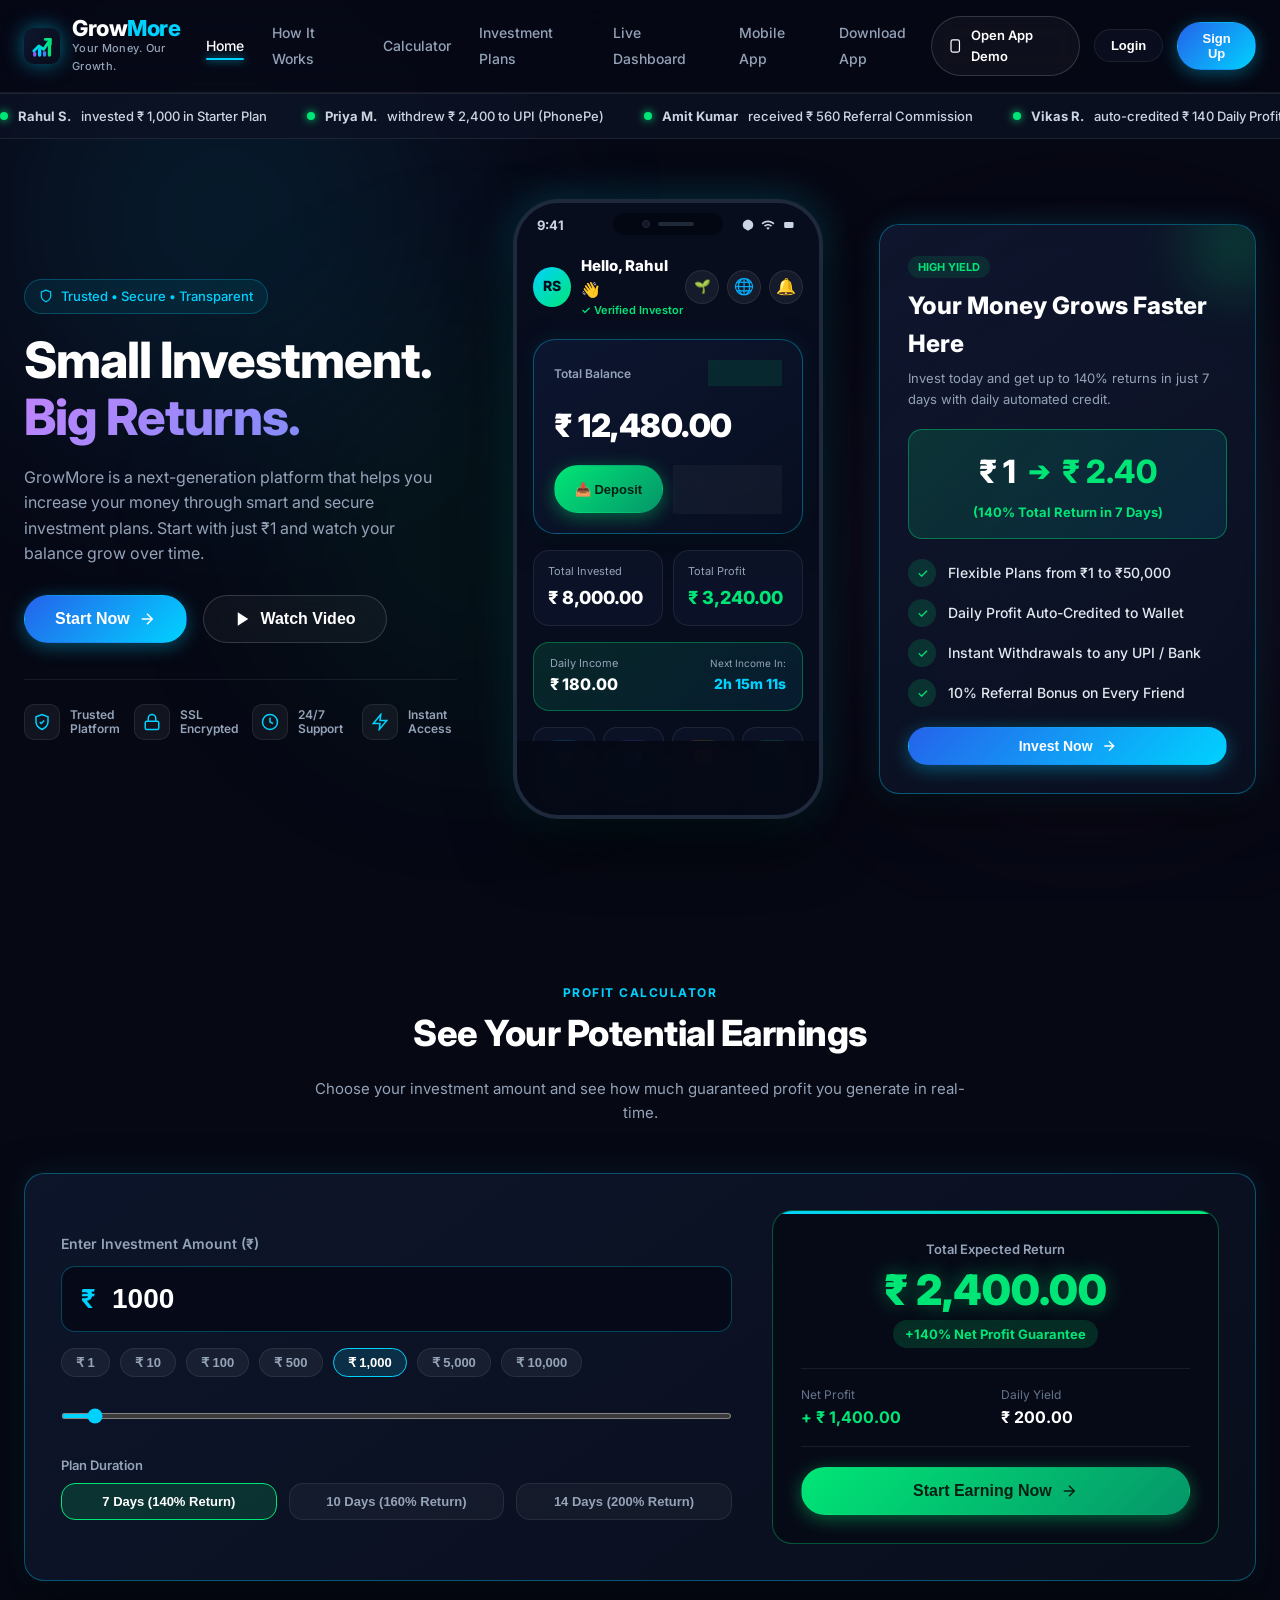
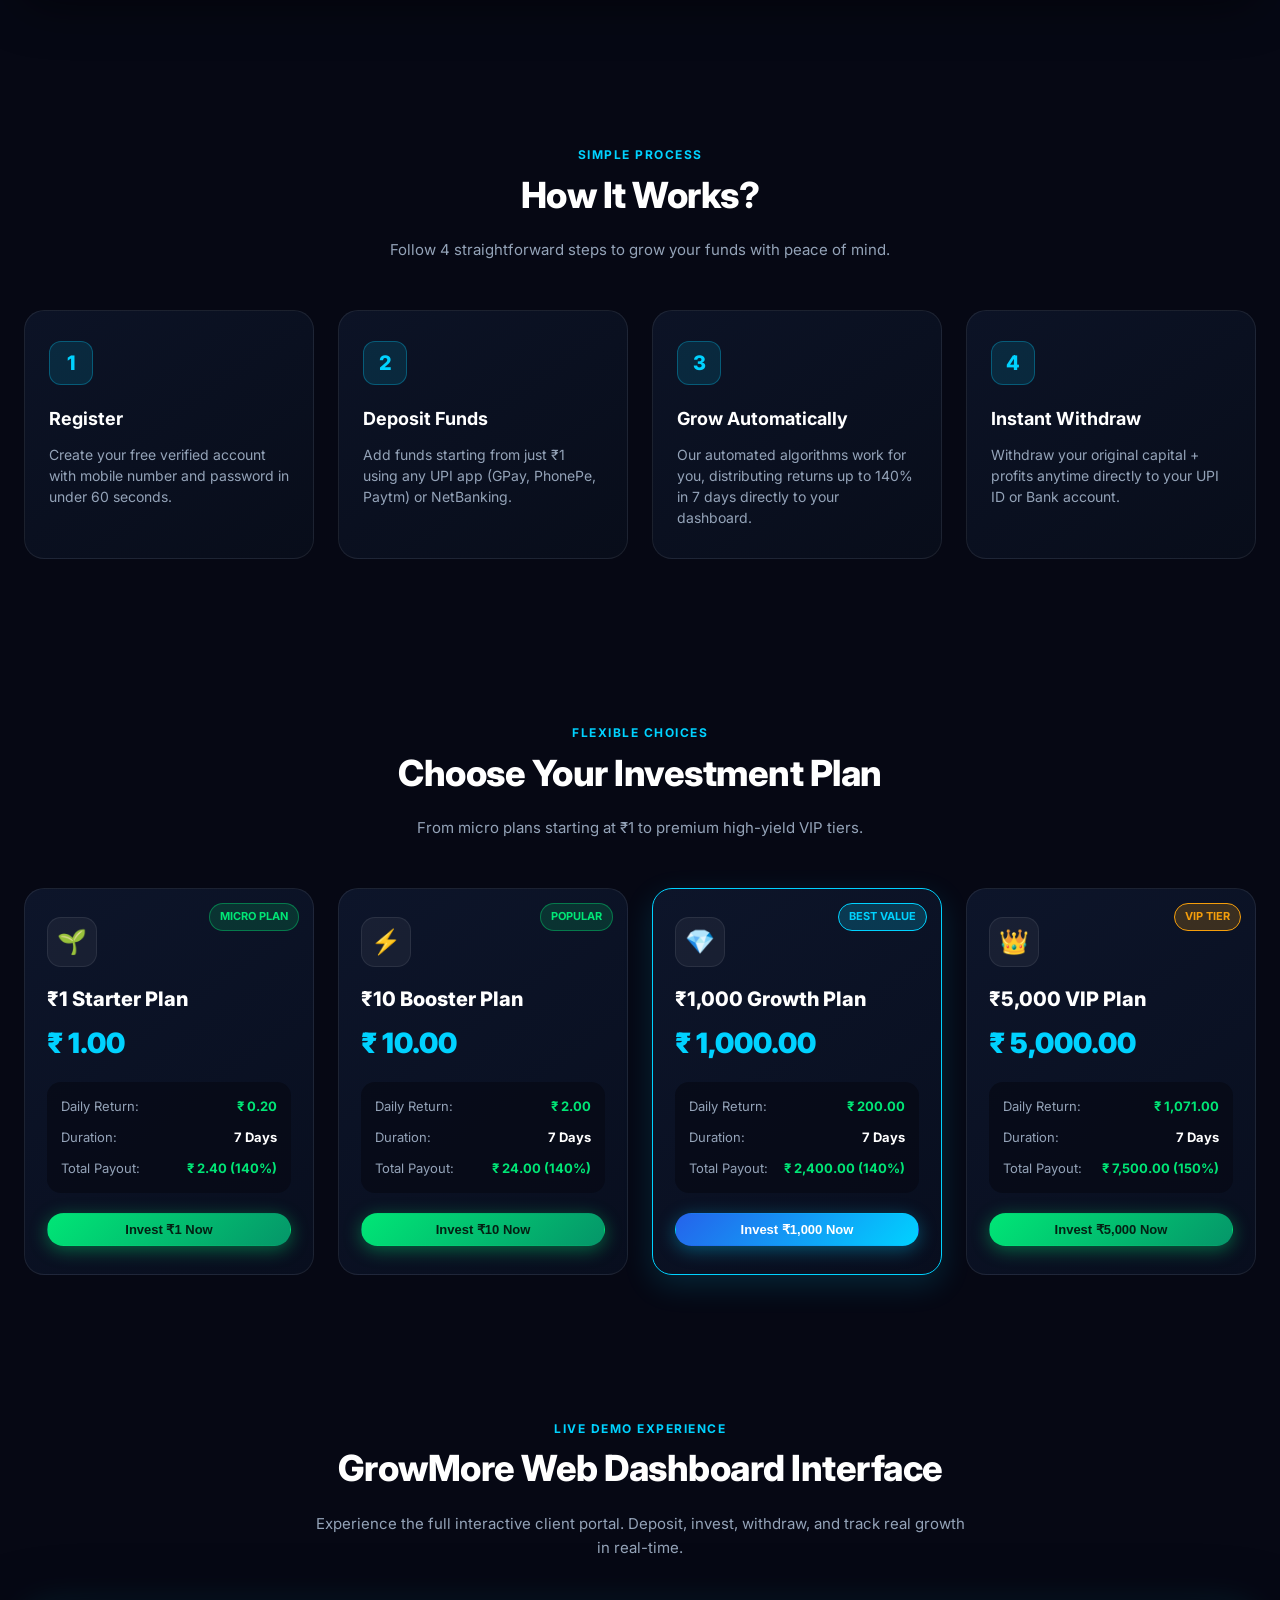
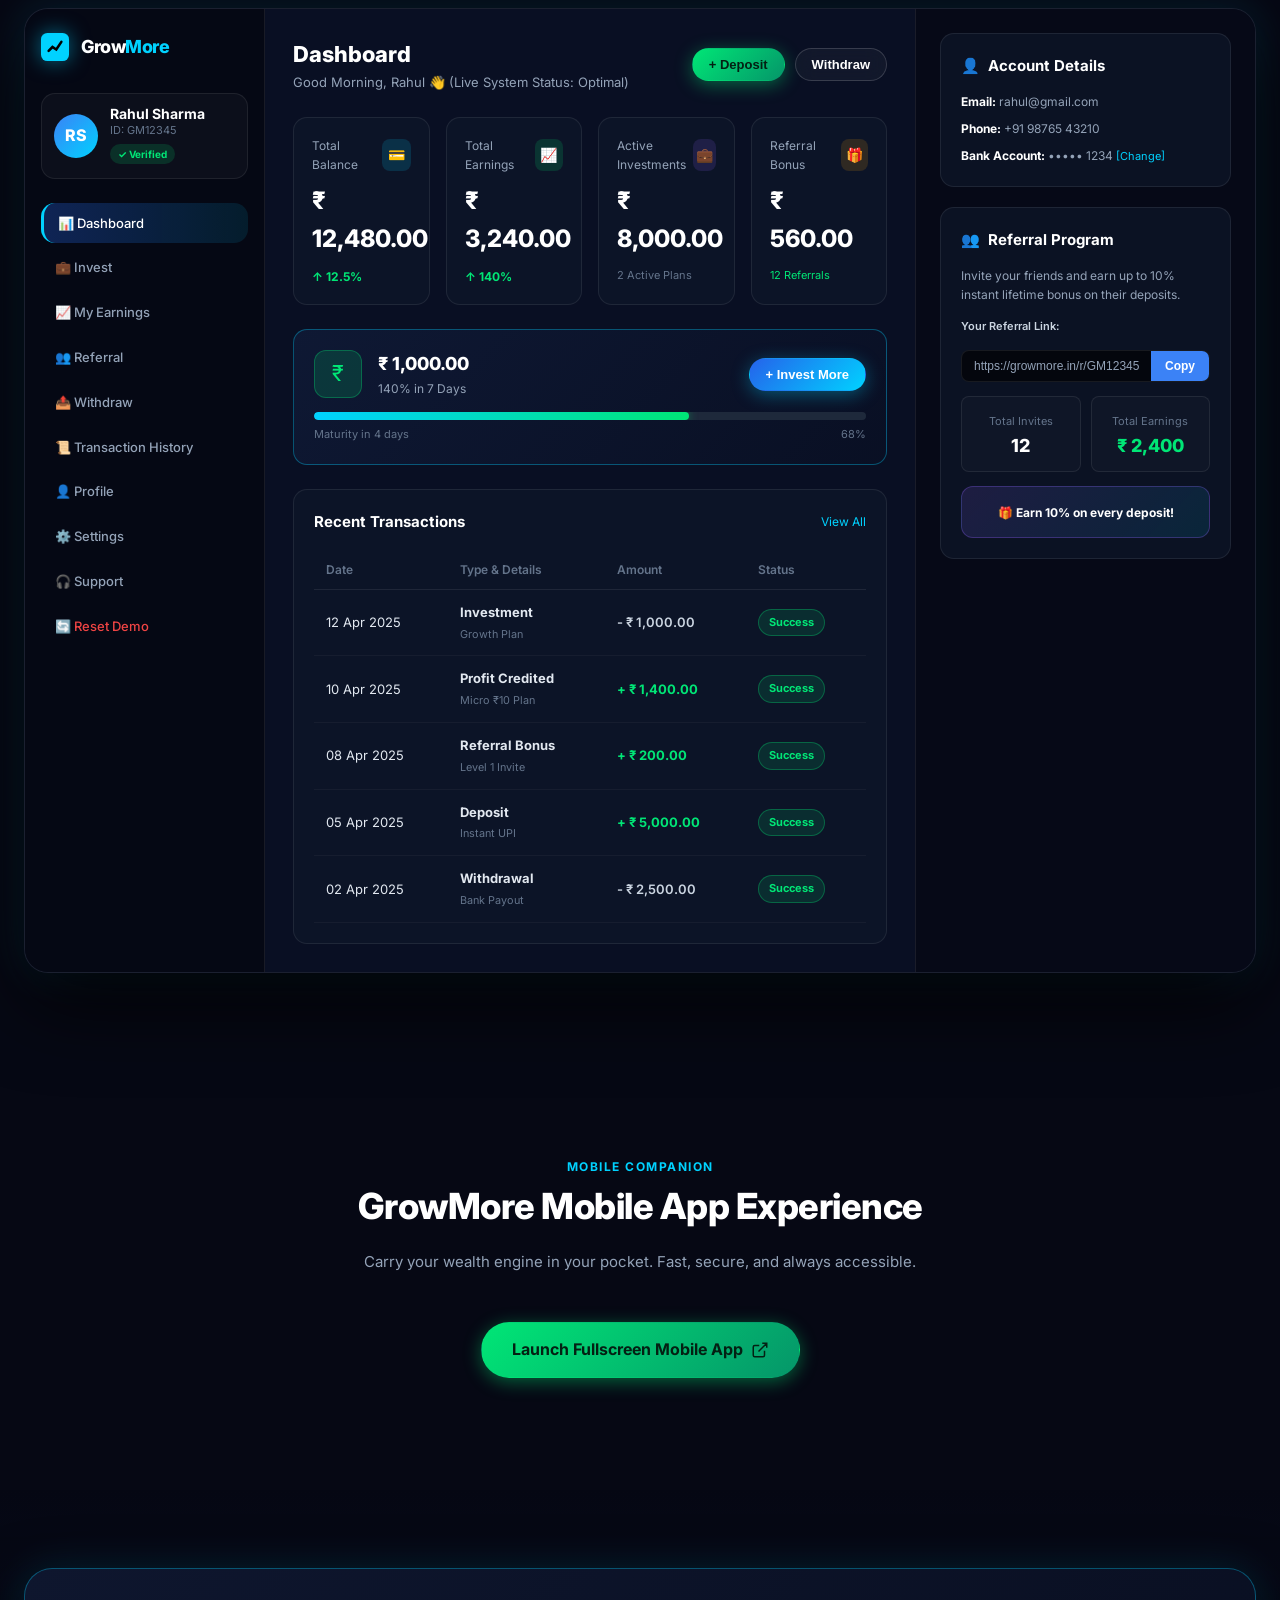
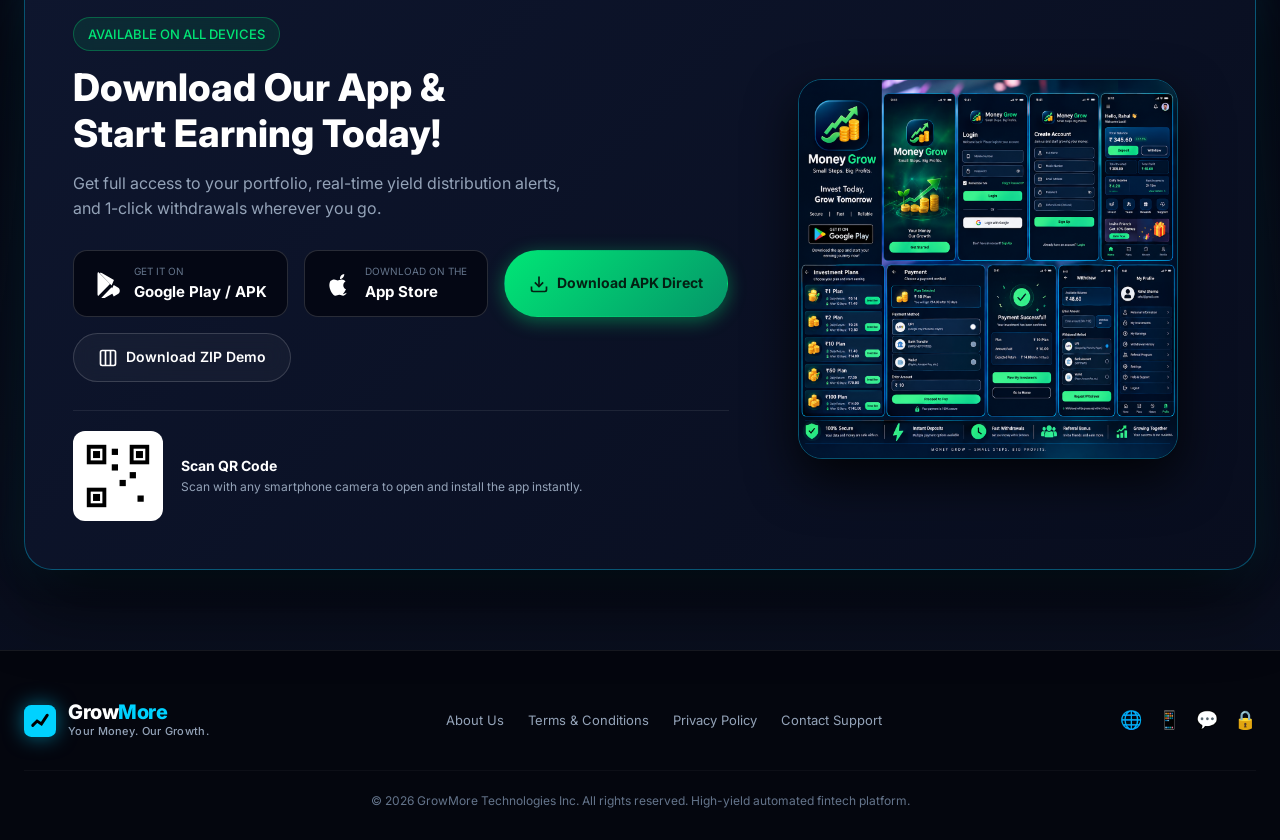
<file: index.html>
<!DOCTYPE html>
<html lang="en">
<head>
  <meta charset="UTF-8">
  <meta name="viewport" content="width=device-width, initial-scale=1.0">
  <title>GrowMore — Small Investment. Big Returns. | Live Fintech Platform</title>
  <meta name="description" content="GrowMore is a next-generation platform that helps you multiply your money through smart and secure investment plans. Start with just ₹1 and watch your balance grow up to 140% in 7 days.">
  <link rel="manifest" href="manifest.json">
  <meta name="theme-color" content="#060814">
  <link rel="stylesheet" href="style.css">
  <link rel="preconnect" href="https://fonts.googleapis.com">
  <link rel="preconnect" href="https://fonts.gstatic.com" crossorigin>
  <link href="https://fonts.googleapis.com/css2?family=Inter:wght@400;500;600;700;800;900&display=swap" rel="stylesheet">
</head>
<body>

  <!-- Ambient Glow Effects -->
  <div class="ambient-glow">
    <div class="glow-1"></div>
    <div class="glow-2"></div>
    <div class="glow-3"></div>
  </div>

  <!-- Navigation Bar -->
  <header class="navbar">
    <div class="container nav-inner">
      <a href="#hero" class="brand-logo">
        <svg class="logo-icon-svg" viewBox="0 0 44 44" fill="none" xmlns="http://www.w3.org/2000/svg">
          <rect width="44" height="44" rx="12" fill="url(#logo_bg)"/>
          <path d="M12 28L18 22L24 26L32 14" stroke="url(#logo_line)" stroke-width="3.5" stroke-linecap="round" stroke-linejoin="round"/>
          <path d="M26 14H32V20" stroke="url(#logo_line)" stroke-width="3.5" stroke-linecap="round" stroke-linejoin="round"/>
          <rect x="11" y="29" width="4" height="6" rx="2" fill="#8b5cf6"/>
          <rect x="17" y="24" width="4" height="11" rx="2" fill="#00d2ff"/>
          <rect x="23" y="28" width="4" height="7" rx="2" fill="#3b82f6"/>
          <rect x="29" y="16" width="4" height="19" rx="2" fill="#00e676"/>
          <defs>
            <linearGradient id="logo_bg" x1="0" y1="0" x2="44" y2="44" gradientUnits="userSpaceOnUse">
              <stop stop-color="#0e172e"/>
              <stop offset="1" stop-color="#080c1a"/>
            </linearGradient>
            <linearGradient id="logo_line" x1="12" y1="28" x2="32" y2="14" gradientUnits="userSpaceOnUse">
              <stop stop-color="#00d2ff"/>
              <stop offset="1" stop-color="#00e676"/>
            </linearGradient>
          </defs>
        </svg>
        <div class="brand-text">
          <span class="brand-name">Grow<span>More</span></span>
          <span class="brand-tagline">Your Money. Our Growth.</span>
        </div>
      </a>

      <nav>
        <ul class="nav-links">
          <li><a href="#hero" class="active">Home</a></li>
          <li><a href="#how-it-works">How It Works</a></li>
          <li><a href="#calculator">Calculator</a></li>
          <li><a href="#plans">Investment Plans</a></li>
          <li><a href="#dashboard-preview">Live Dashboard</a></li>
          <li><a href="#app-showcase">Mobile App</a></li>
          <li><a href="#download">Download App</a></li>
        </ul>
      </nav>

      <div class="nav-actions">
        <a href="app.html" target="_blank" class="btn btn-outline btn-sm">
          <svg width="16" height="16" viewBox="0 0 24 24" fill="none" stroke="currentColor" stroke-width="2"><rect x="5" y="2" width="14" height="20" rx="3"/><line x1="12" y1="18" x2="12.01" y2="18"/></svg>
          Open App Demo
        </a>
        <button class="btn btn-glass btn-sm" onclick="growEngine.openModal('authModal')">Login</button>
        <button class="btn btn-primary btn-sm" onclick="growEngine.openModal('authModal')">Sign Up</button>
      </div>
    </div>
  </header>

  <!-- Live Ticker Strip (Real-time Payouts & Deposits) -->
  <div class="live-ticker-strip">
    <div class="ticker-track" id="liveActivityTrack">
      <div class="ticker-item"><span class="ticker-dot"></span> <strong>Rahul S.</strong> invested ₹ 1,000 in Starter Plan</div>
      <div class="ticker-item"><span class="ticker-dot"></span> <strong>Priya M.</strong> withdrew ₹ 2,400 to UPI (PhonePe)</div>
      <div class="ticker-item"><span class="ticker-dot"></span> <strong>Amit Kumar</strong> received ₹ 560 Referral Commission</div>
      <div class="ticker-item"><span class="ticker-dot"></span> <strong>Vikas R.</strong> auto-credited ₹ 140 Daily Profit</div>
      <div class="ticker-item"><span class="ticker-dot"></span> <strong>Sneha Verma</strong> invested ₹ 5,000 in Gold Plan</div>
      <div class="ticker-item"><span class="ticker-dot"></span> <strong>Kunal S.</strong> withdrew ₹ 10,000 Instant Bank Payout</div>
    </div>
  </div>

  <!-- Hero Section -->
  <section class="hero-section" id="hero">
    <div class="container hero-grid">
      <!-- Left Content -->
      <div class="hero-content">
        <div class="badge-pill">
          <svg width="14" height="14" viewBox="0 0 24 24" fill="none" stroke="currentColor" stroke-width="2"><path d="M12 22s8-4 8-10V5l-8-3-8 3v7c0 6 8 10 8 10z"/></svg>
          Trusted • Secure • Transparent
        </div>
        <h1>Small Investment.<br><span class="purple">Big Returns.</span></h1>
        <p class="hero-subtitle">
          GrowMore is a next-generation platform that helps you increase your money through smart and secure investment plans. Start with just ₹1 and watch your balance grow over time.
        </p>

        <div class="hero-cta-group">
          <button class="btn btn-primary btn-lg" onclick="growEngine.openModal('investModal')">
            Start Now
            <svg width="18" height="18" viewBox="0 0 24 24" fill="none" stroke="currentColor" stroke-width="2"><path d="M5 12h14M12 5l7 7-7 7"/></svg>
          </button>
          <button class="btn btn-outline btn-lg" onclick="growEngine.openModal('videoModal')">
            <svg width="18" height="18" viewBox="0 0 24 24" fill="currentColor"><polygon points="5 3 19 12 5 21 5 3"/></svg>
            Watch Video
          </button>
        </div>

        <div class="hero-trust-badges">
          <div class="trust-item">
            <div class="trust-icon"><svg width="18" height="18" viewBox="0 0 24 24" fill="none" stroke="currentColor" stroke-width="2"><path d="M12 22s8-4 8-10V5l-8-3-8 3v7c0 6 8 10 8 10z"/><polyline points="9 12 11 14 15 10"/></svg></div>
            <div class="trust-text">Trusted<br>Platform</div>
          </div>
          <div class="trust-item">
            <div class="trust-icon"><svg width="18" height="18" viewBox="0 0 24 24" fill="none" stroke="currentColor" stroke-width="2"><rect x="3" y="11" width="18" height="11" rx="2" ry="2"/><path d="M7 11V7a5 5 0 0 1 10 0v4"/></svg></div>
            <div class="trust-text">SSL<br>Encrypted</div>
          </div>
          <div class="trust-item">
            <div class="trust-icon"><svg width="18" height="18" viewBox="0 0 24 24" fill="none" stroke="currentColor" stroke-width="2"><circle cx="12" cy="12" r="10"/><polyline points="12 6 12 12 16 14"/></svg></div>
            <div class="trust-text">24/7<br>Support</div>
          </div>
          <div class="trust-item">
            <div class="trust-icon"><svg width="18" height="18" viewBox="0 0 24 24" fill="none" stroke="currentColor" stroke-width="2"><polygon points="13 2 3 14 12 14 11 22 21 10 12 10 13 2"/></svg></div>
            <div class="trust-text">Instant<br>Access</div>
          </div>
        </div>
      </div>

      <!-- Center Phone Showcase (Interactive Live Demo) -->
      <div class="phone-mockup-wrapper">
        <div class="phone-mockup">
          <div class="phone-notch">
            <div class="notch-camera"></div>
            <div class="notch-speaker"></div>
          </div>
          <iframe src="app.html" style="width:100%; height:100%; border:none; border-radius:42px; background:#080d1e; z-index:10;" title="GrowMore Live Mobile App Demo"></iframe>
        </div>
      </div>

      <!-- Right Feature Card (Matching GrowMore Design) -->
      <div class="hero-right-card">
        <div>
          <span class="badge-green" style="font-size:11px; padding:4px 10px; border-radius:12px; font-weight:700;">HIGH YIELD</span>
          <h3 style="font-size:24px; font-weight:800; color:#fff; margin-top:8px;">Your Money Grows Faster Here</h3>
          <p style="font-size:13px; color:var(--text-secondary); margin-top:4px;">
            Invest today and get up to 140% returns in just 7 days with daily automated credit.
          </p>
        </div>

        <!-- Multiplier Highlight Banner -->
        <div class="return-multiplier-banner">
          <div class="multiplier-numbers">
            <span>₹ 1</span>
            <span class="arrow">➔</span>
            <span class="tag">₹ 2.40</span>
          </div>
          <div class="multiplier-sub">(140% Total Return in 7 Days)</div>
        </div>

        <div class="hero-features-list">
          <div class="feature-bullet">
            <div class="feature-bullet-icon">✓</div>
            <span>Flexible Plans from ₹1 to ₹50,000</span>
          </div>
          <div class="feature-bullet">
            <div class="feature-bullet-icon">✓</div>
            <span>Daily Profit Auto-Credited to Wallet</span>
          </div>
          <div class="feature-bullet">
            <div class="feature-bullet-icon">✓</div>
            <span>Instant Withdrawals to any UPI / Bank</span>
          </div>
          <div class="feature-bullet">
            <div class="feature-bullet-icon">✓</div>
            <span>10% Referral Bonus on Every Friend</span>
          </div>
        </div>

        <button class="btn btn-primary" onclick="growEngine.openModal('investModal')" style="width:100%;">
          Invest Now
          <svg width="16" height="16" viewBox="0 0 24 24" fill="none" stroke="currentColor" stroke-width="2"><path d="M5 12h14M12 5l7 7-7 7"/></svg>
        </button>
      </div>
    </div>
  </section>

  <!-- Interactive Profit Calculator Section (From RoyalGrow & GrowMore) -->
  <section class="section" id="calculator">
    <div class="container">
      <div class="section-header">
        <span class="section-tag">PROFIT CALCULATOR</span>
        <h2 class="section-title">See Your Potential Earnings</h2>
        <p class="section-desc">Choose your investment amount and see how much guaranteed profit you generate in real-time.</p>
      </div>

      <div class="calc-card">
        <!-- Input Area -->
        <div class="calc-input-area">
          <div class="calc-input-group">
            <label for="calcAmountInput">Enter Investment Amount (₹)</label>
            <div class="calc-amount-box">
              <span class="currency">₹</span>
              <input type="number" id="calcAmountInput" class="calc-input" value="1000" min="1" max="100000" step="1">
            </div>
          </div>

          <!-- Quick Chips -->
          <div class="calc-quick-chips">
            <button class="chip-btn calc-chip" data-amount="1">₹ 1</button>
            <button class="chip-btn calc-chip" data-amount="10">₹ 10</button>
            <button class="chip-btn calc-chip" data-amount="100">₹ 100</button>
            <button class="chip-btn calc-chip" data-amount="500">₹ 500</button>
            <button class="chip-btn calc-chip active" data-amount="1000">₹ 1,000</button>
            <button class="chip-btn calc-chip" data-amount="5000">₹ 5,000</button>
            <button class="chip-btn calc-chip" data-amount="10000">₹ 10,000</button>
          </div>

          <input type="range" id="calcAmountSlider" class="calc-slider" value="1000" min="1" max="25000" step="50">

          <div style="margin-top:16px;">
            <label style="font-size:13px; font-weight:600; color:var(--text-secondary); display:block; margin-bottom:8px;">Plan Duration</label>
            <div class="calc-duration-options">
              <button class="duration-btn active" data-days="7">7 Days (140% Return)</button>
              <button class="duration-btn" data-days="10">10 Days (160% Return)</button>
              <button class="duration-btn" data-days="14">14 Days (200% Return)</button>
            </div>
          </div>
        </div>

        <!-- Result Box -->
        <div class="calc-result-box">
          <div class="calc-result-label">Total Expected Return</div>
          <div class="calc-result-val" id="calcTotalReturnVal">₹ 2,400.00</div>
          <div class="calc-result-badge">+140% Net Profit Guarantee</div>

          <div class="calc-breakdown">
            <div class="breakdown-item">
              <span class="title">Net Profit</span>
              <span class="val" id="calcProfitVal" style="color:var(--accent-green);">+ ₹ 1,400.00</span>
            </div>
            <div class="breakdown-item">
              <span class="title">Daily Yield</span>
              <span class="val" id="calcDailyVal">₹ 200.00</span>
            </div>
          </div>

          <button class="btn btn-green btn-lg" onclick="growEngine.openModal('investModal')" style="width:100%;">
            Start Earning Now
            <svg width="18" height="18" viewBox="0 0 24 24" fill="none" stroke="currentColor" stroke-width="2"><path d="M5 12h14M12 5l7 7-7 7"/></svg>
          </button>
        </div>
      </div>
    </div>
  </section>

  <!-- How It Works Section (4 Steps) -->
  <section class="section" id="how-it-works">
    <div class="container">
      <div class="section-header">
        <span class="section-tag">SIMPLE PROCESS</span>
        <h2 class="section-title">How It Works?</h2>
        <p class="section-desc">Follow 4 straightforward steps to grow your funds with peace of mind.</p>
      </div>

      <div class="how-it-works-grid">
        <div class="step-card">
          <div class="step-number">1</div>
          <h3 class="step-title">Register</h3>
          <p class="step-desc">Create your free verified account with mobile number and password in under 60 seconds.</p>
        </div>
        <div class="step-card">
          <div class="step-number">2</div>
          <h3 class="step-title">Deposit Funds</h3>
          <p class="step-desc">Add funds starting from just ₹1 using any UPI app (GPay, PhonePe, Paytm) or NetBanking.</p>
        </div>
        <div class="step-card">
          <div class="step-number">3</div>
          <h3 class="step-title">Grow Automatically</h3>
          <p class="step-desc">Our automated algorithms work for you, distributing returns up to 140% in 7 days directly to your dashboard.</p>
        </div>
        <div class="step-card">
          <div class="step-number">4</div>
          <h3 class="step-title">Instant Withdraw</h3>
          <p class="step-desc">Withdraw your original capital + profits anytime directly to your UPI ID or Bank account.</p>
        </div>
      </div>
    </div>
  </section>

  <!-- Investment Plans Section -->
  <section class="section" id="plans">
    <div class="container">
      <div class="section-header">
        <span class="section-tag">FLEXIBLE CHOICES</span>
        <h2 class="section-title">Choose Your Investment Plan</h2>
        <p class="section-desc">From micro plans starting at ₹1 to premium high-yield VIP tiers.</p>
      </div>

      <div class="plans-grid">
        <!-- Plan 1 -->
        <div class="plan-card">
          <span class="plan-badge-top">MICRO PLAN</span>
          <div class="plan-icon-wrap" style="color:var(--accent-green);">🌱</div>
          <h3 class="plan-name">₹1 Starter Plan</h3>
          <div class="plan-deposit-amt">₹ 1.00</div>
          <div class="plan-stats-box">
            <div class="plan-stat-row"><span class="label">Daily Return:</span><span class="val green">₹ 0.20</span></div>
            <div class="plan-stat-row"><span class="label">Duration:</span><span class="val">7 Days</span></div>
            <div class="plan-stat-row"><span class="label">Total Payout:</span><span class="val green">₹ 2.40 (140%)</span></div>
          </div>
          <button class="btn btn-green btn-sm" onclick="growEngine.investInPlan('₹1 Starter Plan', 1, 2.4, 7)">Invest ₹1 Now</button>
        </div>

        <!-- Plan 2 -->
        <div class="plan-card">
          <span class="plan-badge-top">POPULAR</span>
          <div class="plan-icon-wrap" style="color:var(--accent-cyan);">⚡</div>
          <h3 class="plan-name">₹10 Booster Plan</h3>
          <div class="plan-deposit-amt">₹ 10.00</div>
          <div class="plan-stats-box">
            <div class="plan-stat-row"><span class="label">Daily Return:</span><span class="val green">₹ 2.00</span></div>
            <div class="plan-stat-row"><span class="label">Duration:</span><span class="val">7 Days</span></div>
            <div class="plan-stat-row"><span class="label">Total Payout:</span><span class="val green">₹ 24.00 (140%)</span></div>
          </div>
          <button class="btn btn-green btn-sm" onclick="growEngine.investInPlan('₹10 Booster Plan', 10, 2.4, 7)">Invest ₹10 Now</button>
        </div>

        <!-- Plan 3 -->
        <div class="plan-card featured">
          <span class="plan-badge-top" style="background:rgba(0,210,255,0.2); color:var(--accent-cyan); border-color:var(--accent-cyan);">BEST VALUE</span>
          <div class="plan-icon-wrap" style="color:var(--accent-cyan);">💎</div>
          <h3 class="plan-name">₹1,000 Growth Plan</h3>
          <div class="plan-deposit-amt">₹ 1,000.00</div>
          <div class="plan-stats-box">
            <div class="plan-stat-row"><span class="label">Daily Return:</span><span class="val green">₹ 200.00</span></div>
            <div class="plan-stat-row"><span class="label">Duration:</span><span class="val">7 Days</span></div>
            <div class="plan-stat-row"><span class="label">Total Payout:</span><span class="val green">₹ 2,400.00 (140%)</span></div>
          </div>
          <button class="btn btn-primary btn-sm" onclick="growEngine.investInPlan('₹1,000 Growth Plan', 1000, 2.4, 7)">Invest ₹1,000 Now</button>
        </div>

        <!-- Plan 4 -->
        <div class="plan-card">
          <span class="plan-badge-top" style="background:rgba(245,158,11,0.2); color:#f59e0b; border-color:#f59e0b;">VIP TIER</span>
          <div class="plan-icon-wrap" style="color:#f59e0b;">👑</div>
          <h3 class="plan-name">₹5,000 VIP Plan</h3>
          <div class="plan-deposit-amt">₹ 5,000.00</div>
          <div class="plan-stats-box">
            <div class="plan-stat-row"><span class="label">Daily Return:</span><span class="val green">₹ 1,071.00</span></div>
            <div class="plan-stat-row"><span class="label">Duration:</span><span class="val">7 Days</span></div>
            <div class="plan-stat-row"><span class="label">Total Payout:</span><span class="val green">₹ 7,500.00 (150%)</span></div>
          </div>
          <button class="btn btn-green btn-sm" onclick="growEngine.investInPlan('₹5,000 VIP Plan', 5000, 2.5, 7)">Invest ₹5,000 Now</button>
        </div>
      </div>
    </div>
  </section>

  <!-- Live Web Dashboard Showcase (Exact layout of lower half of GrowMore image) -->
  <section class="section dashboard-showcase-section" id="dashboard-preview">
    <div class="container">
      <div class="section-header">
        <span class="section-tag">LIVE DEMO EXPERIENCE</span>
        <h2 class="section-title">GrowMore Web Dashboard Interface</h2>
        <p class="section-desc">Experience the full interactive client portal. Deposit, invest, withdraw, and track real growth in real-time.</p>
      </div>

      <div class="dashboard-app-frame">
        <!-- Sidebar Navigation -->
        <aside class="dash-sidebar">
          <div class="brand-logo" style="margin-bottom:8px;">
            <svg class="logo-icon-svg" style="width:28px; height:28px;" viewBox="0 0 44 44" fill="none"><rect width="44" height="44" rx="10" fill="#00d2ff"/><path d="M12 28L18 22L24 26L32 14" stroke="#000" stroke-width="4" stroke-linecap="round"/></svg>
            <span class="brand-name" style="font-size:18px;">Grow<span>More</span></span>
          </div>

          <div class="user-mini-profile">
            <div class="user-avatar">RS</div>
            <div class="user-info-text">
              <div class="name">Rahul Sharma</div>
              <div class="id">ID: GM12345</div>
              <span class="verified-pill">✓ Verified</span>
            </div>
          </div>

          <ul class="dash-menu">
            <li><a class="dash-menu-item active">📊 Dashboard</a></li>
            <li><a class="dash-menu-item" onclick="growEngine.openModal('investModal')">💼 Invest</a></li>
            <li><a class="dash-menu-item" onclick="growEngine.showToast('My Earnings: ₹ 3,240.00 earned till date', 'success')">📈 My Earnings</a></li>
            <li><a class="dash-menu-item" onclick="document.querySelector('#referralSection').scrollIntoView({behavior:'smooth'})">👥 Referral</a></li>
            <li><a class="dash-menu-item" onclick="growEngine.openModal('withdrawModal')">📤 Withdraw</a></li>
            <li><a class="dash-menu-item" onclick="document.querySelector('#dashTxTableBody').scrollIntoView({behavior:'smooth'})">📜 Transaction History</a></li>
            <li><a class="dash-menu-item" onclick="growEngine.openModal('profileModal')">👤 Profile</a></li>
            <li><a class="dash-menu-item" onclick="growEngine.showToast('Security & Settings are active', 'info')">⚙️ Settings</a></li>
            <li><a class="dash-menu-item" onclick="growEngine.showToast('24/7 Live Support Connected', 'info')">🎧 Support</a></li>
            <li><a class="dash-menu-item" onclick="growEngine.resetState()" style="color:#ef4444;">🔄 Reset Demo</a></li>
          </ul>
        </aside>

        <!-- Center Main Content -->
        <main class="dash-main">
          <!-- Top Bar -->
          <div class="dash-top-bar">
            <div class="dash-greeting">
              <h2>Dashboard</h2>
              <p>Good Morning, Rahul 👋 (Live System Status: Optimal)</p>
            </div>
            <div class="dash-quick-btns">
              <button class="btn btn-green btn-sm" onclick="growEngine.openModal('depositModal')">+ Deposit</button>
              <button class="btn btn-outline btn-sm" onclick="growEngine.openModal('withdrawModal')">Withdraw</button>
            </div>
          </div>

          <!-- Stats 4-Grid -->
          <div class="dash-stats-grid">
            <div class="dash-stat-card">
              <div class="header-row">
                <span style="font-size:12px; color:var(--text-secondary);">Total Balance</span>
                <span class="icon-chip" style="background:rgba(0,210,255,0.15); color:var(--accent-cyan);">💳</span>
              </div>
              <div class="val user-balance-val">₹ 12,480.00</div>
              <div class="trend up">↑ 12.5%</div>
            </div>

            <div class="dash-stat-card">
              <div class="header-row">
                <span style="font-size:12px; color:var(--text-secondary);">Total Earnings</span>
                <span class="icon-chip" style="background:rgba(0,230,118,0.15); color:var(--accent-green);">📈</span>
              </div>
              <div class="val user-earnings-val">₹ 3,240.00</div>
              <div class="trend up">↑ 140%</div>
            </div>

            <div class="dash-stat-card">
              <div class="header-row">
                <span style="font-size:12px; color:var(--text-secondary);">Active Investments</span>
                <span class="icon-chip" style="background:rgba(139,92,246,0.15); color:var(--accent-purple);">💼</span>
              </div>
              <div class="val user-invested-val">₹ 8,000.00</div>
              <span style="font-size:11px; color:var(--text-muted);">2 Active Plans</span>
            </div>

            <div class="dash-stat-card">
              <div class="header-row">
                <span style="font-size:12px; color:var(--text-secondary);">Referral Bonus</span>
                <span class="icon-chip" style="background:rgba(245,158,11,0.15); color:#f59e0b);">🎁</span>
              </div>
              <div class="val user-referral-val">₹ 560.00</div>
              <span style="font-size:11px; color:var(--accent-green);">12 Referrals</span>
            </div>
          </div>

          <!-- Active Investment Plans Card -->
          <div class="active-plan-banner">
            <div class="active-plan-header">
              <div class="active-plan-details">
                <div class="active-plan-icon">₹</div>
                <div class="active-plan-info">
                  <h4 class="active-plan-amt">₹ 1,000.00</h4>
                  <p class="active-plan-return-rate">140% Return in 7 Days</p>
                </div>
              </div>
              <button class="btn btn-primary btn-sm" onclick="growEngine.openModal('investModal')">+ Invest More</button>
            </div>

            <div class="progress-container">
              <div class="progress-bar-track">
                <div class="progress-bar-fill active-plan-progress-fill" style="width:68%;"></div>
              </div>
              <div class="progress-meta">
                <span class="active-plan-maturity">Maturity: 15 Apr 2025</span>
                <span class="active-plan-progress-percent">68%</span>
              </div>
            </div>
          </div>

          <!-- Recent Transactions Card -->
          <div class="recent-tx-card">
            <div class="tx-header-row">
              <h4 style="font-size:15px; font-weight:700; color:#fff;">Recent Transactions</h4>
              <span style="font-size:12px; color:var(--accent-cyan); cursor:pointer;" onclick="growEngine.showToast('Showing all recent ledger activities', 'info')">View All</span>
            </div>
            <table class="tx-table">
              <thead>
                <tr>
                  <th>Date</th>
                  <th>Type & Details</th>
                  <th>Amount</th>
                  <th>Status</th>
                </tr>
              </thead>
              <tbody id="dashTxTableBody">
                <!-- Dynamically populated by engine -->
              </tbody>
            </table>
          </div>
        </main>

        <!-- Right Side Column (Profile & Referral Program) -->
        <aside class="dash-right-col" id="referralSection">
          <!-- User Profile Details -->
          <div class="side-panel-card">
            <h4><span style="color:var(--accent-cyan);">👤</span> Account Details</h4>
            <div style="font-size:12px; color:var(--text-secondary); display:flex; flex-direction:column; gap:8px;">
              <div><strong style="color:#fff;">Email:</strong> rahul@gmail.com</div>
              <div><strong style="color:#fff;">Phone:</strong> +91 98765 43210</div>
              <div><strong style="color:#fff;">Bank Account:</strong> ••••• 1234 <span style="color:var(--accent-cyan); cursor:pointer; font-size:11px;" onclick="growEngine.showToast('Bank details verified with NPCI', 'info')">[Change]</span></div>
            </div>
          </div>

          <!-- Referral Program Widget -->
          <div class="side-panel-card">
            <h4><span style="color:var(--accent-purple);">👥</span> Referral Program</h4>
            <p style="font-size:12px; color:var(--text-secondary);">Invite your friends and earn up to 10% instant lifetime bonus on their deposits.</p>

            <span style="font-size:11px; color:#cbd5e1; font-weight:600;">Your Referral Link:</span>
            <div class="ref-link-box">
              <input type="text" class="ref-link-input" value="https://growmore.in/r/GM12345" readonly>
              <button class="ref-copy-btn" onclick="growEngine.copyReferralLink()">Copy</button>
            </div>

            <div class="ref-stats-2col">
              <div class="ref-stat-box">
                <span class="title">Total Invites</span>
                <div class="num user-invites-count">12</div>
              </div>
              <div class="ref-stat-box">
                <span class="title">Total Earnings</span>
                <div class="num" style="color:var(--accent-green);">₹ 2,400</div>
              </div>
            </div>

            <div style="background:linear-gradient(135deg, rgba(139,92,246,0.15) 0%, rgba(0,210,255,0.1) 100%); border:1px solid rgba(139,92,246,0.3); border-radius:12px; padding:12px; text-align:center;">
              <span style="font-size:12px; color:#fff; font-weight:700;">🎁 Earn 10% on every deposit!</span>
            </div>
          </div>
        </aside>
      </div>
    </div>
  </section>

  <!-- Mobile App Showcase (Green Theme Layout in GrowMore Theme) -->
  <section class="section" id="app-showcase">
    <div class="container">
      <div class="section-header">
        <span class="section-tag">MOBILE COMPANION</span>
        <h2 class="section-title">GrowMore Mobile App Experience</h2>
        <p class="section-desc">Carry your wealth engine in your pocket. Fast, secure, and always accessible.</p>
      </div>

      <div style="text-align:center; margin-bottom:30px;">
        <a href="app.html" target="_blank" class="btn btn-green btn-lg">
          Launch Fullscreen Mobile App
          <svg width="18" height="18" viewBox="0 0 24 24" fill="none" stroke="currentColor" stroke-width="2"><path d="M18 13v6a2 2 0 0 1-2 2H5a2 2 0 0 1-2-2V8a2 2 0 0 1 2-2h6M15 3h6v6M10 14L21 3"/></svg>
        </a>
      </div>
    </div>
  </section>

  <!-- Download App Section -->
  <section class="section download-section" id="download">
    <div class="container">
      <div class="download-banner-card">
        <div class="download-content">
          <span class="badge-pill badge-green" style="margin-bottom:14px;">AVAILABLE ON ALL DEVICES</span>
          <h2>Download Our App &<br>Start Earning Today!</h2>
          <p>
            Get full access to your portfolio, real-time yield distribution alerts, and 1-click withdrawals wherever you go.
          </p>

          <div class="download-buttons-group">
            <!-- Google Play Button -->
            <a href="downloads/growmore.apk" download="growmore.apk" class="store-badge-btn" onclick="growEngine.showToast('Starting Android APK download...', 'success')">
              <svg viewBox="0 0 24 24" fill="currentColor"><path d="M3.6 1.8L13.7 12 3.6 22.2c-.4-.4-.6-.9-.6-1.5V3.3c0-.6.2-1.1.6-1.5zm11.5 11.5L4.8 2.5c.3-.1.6-.2 1-.2.6 0 1.2.3 1.6.7l9.7 5.5-2 4.8zm0 1.4l2 4.8-9.7 5.5c-.4.4-1 .7-1.6.7-.4 0-.7-.1-1-.2l10.3-10.8zm1.8-1.8l3.6 2.1c1 .6 1.6 1.6 1.6 2.8s-.6 2.2-1.6 2.8l-3.6 2.1-2.4-5 2.4-4.8z"/></svg>
              <div class="store-badge-text">
                <span class="subtitle">GET IT ON</span>
                <span class="title">Google Play / APK</span>
              </div>
            </a>

            <!-- App Store Button -->
            <a href="app.html" target="_blank" class="store-badge-btn" onclick="growEngine.showToast('Launching iOS Safari Web App', 'info')">
              <svg viewBox="0 0 24 24" fill="currentColor"><path d="M18.7 19.5c-.8 1.2-1.7 2.4-3 2.5-1.4.1-1.8-.8-3.4-.8-1.5 0-2 .8-3.4.8-1.3 0-2.3-1.3-3.1-2.5-1.7-2.5-3-7-1.2-10 1-.9 2-1.4 3.3-1.4 1.3 0 2.2.8 3 .8.8 0 2.1-.9 3.5-.8 1.4.1 2.5.6 3.2 1.7-2.8 1.7-2.4 5.4.4 6.7-.7 1.4-1.6 2.8-2.7 4.2zM15.5 6.4c.6-.8 1.1-1.9 1-3-.9.1-2.1.6-2.7 1.4-.6.7-1.1 1.8-.9 2.9 1.1.1 2-.5 2.6-1.3z"/></svg>
              <div class="store-badge-text">
                <span class="subtitle">DOWNLOAD ON THE</span>
                <span class="title">App Store</span>
              </div>
            </a>

            <!-- Direct APK Download Button -->
            <a href="downloads/growmore.apk" download="growmore.apk" class="btn btn-green" style="padding:12px 24px;" onclick="growEngine.showToast('Downloading GrowMore Native APK...', 'success')">
              <svg width="20" height="20" viewBox="0 0 24 24" fill="none" stroke="currentColor" stroke-width="2"><path d="M21 15v4a2 2 0 0 1-2 2H5a2 2 0 0 1-2-2v-4"/><polyline points="7 10 12 15 17 10"/><line x1="12" y1="15" x2="12" y2="3"/></svg>
              Download APK Direct
            </a>

            <!-- Standalone Offline Package -->
            <a href="downloads/growmore-app.zip" download="growmore-app.zip" class="btn btn-outline" style="padding:12px 24px;" onclick="growEngine.showToast('Downloading Offline ZIP Package...', 'info')">
              <svg width="20" height="20" viewBox="0 0 24 24" fill="none" stroke="currentColor" stroke-width="2"><rect x="3" y="3" width="18" height="18" rx="2"/><path d="M9 3v18M15 3v18"/></svg>
              Download ZIP Demo
            </a>
          </div>

          <div class="qr-code-row">
            <div class="qr-box">
              <!-- Inline QR Code SVG -->
              <svg viewBox="0 0 100 100" fill="#000">
                <rect x="10" y="10" width="25" height="25" fill="#000"/>
                <rect x="15" y="15" width="15" height="15" fill="#fff"/>
                <rect x="18" y="18" width="9" height="9" fill="#000"/>
                <rect x="65" y="10" width="25" height="25" fill="#000"/>
                <rect x="70" y="15" width="15" height="15" fill="#fff"/>
                <rect x="73" y="18" width="9" height="9" fill="#000"/>
                <rect x="10" y="65" width="25" height="25" fill="#000"/>
                <rect x="15" y="70" width="15" height="15" fill="#fff"/>
                <rect x="18" y="73" width="9" height="9" fill="#000"/>
                <rect x="42" y="15" width="8" height="8"/>
                <rect x="42" y="35" width="8" height="8"/>
                <rect x="65" y="45" width="8" height="8"/>
                <rect x="52" y="55" width="8" height="8"/>
                <rect x="75" y="75" width="8" height="8"/>
              </svg>
            </div>
            <div class="qr-desc">
              <div class="title">Scan QR Code</div>
              <div class="sub">Scan with any smartphone camera to open and install the app instantly.</div>
            </div>
          </div>
        </div>

        <div class="download-mockup-wrapper">
          <img src="Money Grow Fintech App Showcase-1.png" alt="GrowMore App" style="width:100%; max-width:380px; border-radius:24px; box-shadow:0 20px 50px rgba(0,0,0,0.8); border:1px solid var(--border-glow);">
        </div>
      </div>
    </div>
  </section>

  <!-- Footer -->
  <footer style="background:#04060e; border-top:1px solid var(--border-glass); padding:50px 0 30px;">
    <div class="container" style="display:flex; flex-direction:column; gap:30px;">
      <div style="display:flex; justify-content:space-between; align-items:center; flex-wrap:wrap; gap:20px;">
        <div class="brand-logo">
          <svg class="logo-icon-svg" style="width:32px; height:32px;" viewBox="0 0 44 44" fill="none"><rect width="44" height="44" rx="10" fill="#00d2ff"/><path d="M12 28L18 22L24 26L32 14" stroke="#000" stroke-width="4" stroke-linecap="round"/></svg>
          <div class="brand-text">
            <span class="brand-name" style="font-size:20px;">Grow<span>More</span></span>
            <span class="brand-tagline">Your Money. Our Growth.</span>
          </div>
        </div>
        <div style="display:flex; gap:24px; font-size:13px; color:var(--text-secondary);">
          <a href="#hero" style="color:inherit; text-decoration:none;">About Us</a>
          <a href="#how-it-works" style="color:inherit; text-decoration:none;">Terms & Conditions</a>
          <a href="#calculator" style="color:inherit; text-decoration:none;">Privacy Policy</a>
          <a href="#download" style="color:inherit; text-decoration:none;">Contact Support</a>
        </div>
        <div style="display:flex; gap:16px; font-size:18px;">
          <span>🌐</span><span>📱</span><span>💬</span><span>🔒</span>
        </div>
      </div>
      <div style="text-align:center; font-size:12px; color:var(--text-muted); border-top:1px solid rgba(255,255,255,0.04); padding-top:20px;">
        © 2026 GrowMore Technologies Inc. All rights reserved. High-yield automated fintech platform.
      </div>
    </div>
  </footer>

  <!-- ==========================================================================
       MODALS
       ========================================================================== -->

  <!-- Deposit Modal -->
  <div class="modal-overlay" id="depositModal">
    <div class="modal-container">
      <button class="modal-close-btn" onclick="growEngine.closeModal('depositModal')">✕</button>
      <h3 style="font-size:20px; font-weight:800; color:#fff; margin-bottom:6px;">Instant Deposit Funds</h3>
      <p style="font-size:13px; color:var(--text-secondary); margin-bottom:20px;">Add funds starting from ₹1 using any UPI or Bank Gateway.</p>

      <div class="form-group">
        <label>Enter Amount (₹)</label>
        <input type="number" id="depositAmtInput" class="form-input" value="1000" min="1" step="1">
      </div>

      <div style="display:flex; gap:8px; margin-bottom:18px;">
        <button type="button" class="chip-btn" onclick="document.getElementById('depositAmtInput').value=100">+ ₹100</button>
        <button type="button" class="chip-btn" onclick="document.getElementById('depositAmtInput').value=500">+ ₹500</button>
        <button type="button" class="chip-btn" onclick="document.getElementById('depositAmtInput').value=1000">+ ₹1,000</button>
        <button type="button" class="chip-btn" onclick="document.getElementById('depositAmtInput').value=5000">+ ₹5,000</button>
      </div>

      <div class="form-group">
        <label>Select Payment Gateway</label>
        <select id="depositMethodSelect" class="form-input" style="background:#090e1e;">
          <option value="UPI (PhonePe, Google Pay, Paytm)">UPI (PhonePe / GPay / Paytm)</option>
          <option value="Bank IMPS/NEFT">Direct NetBanking (IMPS / NEFT)</option>
          <option value="Wallet">Digital Wallet</option>
        </select>
      </div>

      <button class="btn btn-green btn-lg" style="width:100%; margin-top:10px;" onclick="
        const amt = document.getElementById('depositAmtInput').value;
        const method = document.getElementById('depositMethodSelect').value;
        if (growEngine.depositFunds(amt, method)) {
          growEngine.closeModal('depositModal');
        }
      ">
        Proceed to Pay Securely
      </button>
    </div>
  </div>

  <!-- Withdraw Modal -->
  <div class="modal-overlay" id="withdrawModal">
    <div class="modal-container">
      <button class="modal-close-btn" onclick="growEngine.closeModal('withdrawModal')">✕</button>
      <h3 style="font-size:20px; font-weight:800; color:#fff; margin-bottom:6px;">Withdraw Funds</h3>
      <p style="font-size:13px; color:var(--text-secondary); margin-bottom:16px;">
        Available Balance: <strong class="user-balance-val" style="color:var(--accent-green);">₹ 12,480.00</strong>
      </p>

      <div class="form-group">
        <label>Enter Amount (Min ₹50)</label>
        <input type="number" id="withdrawAmtInput" class="form-input" value="500" min="50" step="10">
      </div>

      <div class="form-group">
        <label>UPI ID or Bank Account</label>
        <input type="text" id="withdrawDestInput" class="form-input" value="rahul@okhdfcbank">
      </div>

      <button class="btn btn-primary btn-lg" style="width:100%; margin-top:10px;" onclick="
        const amt = document.getElementById('withdrawAmtInput').value;
        const dest = document.getElementById('withdrawDestInput').value;
        if (growEngine.withdrawFunds(amt, 'UPI', dest)) {
          growEngine.closeModal('withdrawModal');
        }
      ">
        Confirm Withdrawal Request
      </button>
    </div>
  </div>

  <!-- Investment Modal -->
  <div class="modal-overlay" id="investModal">
    <div class="modal-container">
      <button class="modal-close-btn" onclick="growEngine.closeModal('investModal')">✕</button>
      <h3 style="font-size:20px; font-weight:800; color:#fff; margin-bottom:6px;">Choose Your Plan</h3>
      <p style="font-size:13px; color:var(--text-secondary); margin-bottom:16px;">
        Select an investment plan to start generating daily yield:
      </p>

      <div class="form-group">
        <label>Select Plan</label>
        <select id="modalPlanSelect" class="form-input" style="background:#090e1e;" onchange="
          const val = this.value;
          document.getElementById('modalInvestAmt').value = val;
        ">
          <option value="1">₹1 Micro Starter (140% in 7 Days)</option>
          <option value="10">₹10 Booster (140% in 7 Days)</option>
          <option value="100">₹100 Power (140% in 7 Days)</option>
          <option value="1000" selected>₹1,000 Growth Pro (140% in 7 Days)</option>
          <option value="5000">₹5,000 VIP Diamond (150% in 7 Days)</option>
        </select>
      </div>

      <div class="form-group">
        <label>Investment Amount (₹)</label>
        <input type="number" id="modalInvestAmt" class="form-input" value="1000">
      </div>

      <div style="background:rgba(0,230,118,0.1); border:1px solid rgba(0,230,118,0.3); border-radius:12px; padding:12px; margin-bottom:18px;">
        <div style="display:flex; justify-content:space-between; font-size:13px;">
          <span>Expected Return:</span>
          <strong style="color:var(--accent-green);">140% - 150% Total Yield</strong>
        </div>
        <div style="display:flex; justify-content:space-between; font-size:12px; color:var(--text-secondary); margin-top:4px;">
          <span>Daily Credit:</span>
          <span>Automated every 24 hours</span>
        </div>
      </div>

      <button class="btn btn-green btn-lg" style="width:100%;" onclick="
        const select = document.getElementById('modalPlanSelect');
        const planName = select.options[select.selectedIndex].text;
        const amt = document.getElementById('modalInvestAmt').value;
        if (growEngine.investInPlan(planName, amt, 2.4, 7)) {
          growEngine.closeModal('investModal');
        }
      ">
        Activate Investment Plan
      </button>
    </div>
  </div>

  <!-- Auth Modal (Login / Sign Up) -->
  <div class="modal-overlay" id="authModal">
    <div class="modal-container">
      <button class="modal-close-btn" onclick="growEngine.closeModal('authModal')">✕</button>
      <div style="display:flex; gap:12px; margin-bottom:20px; border-bottom:1px solid var(--border-glass); padding-bottom:12px;">
        <button id="authTabLogin" class="btn btn-primary btn-sm" style="flex:1;" onclick="
          this.className='btn btn-primary btn-sm';
          document.getElementById('authTabSignup').className='btn btn-outline btn-sm';
          document.getElementById('authSignupFields').style.display='none';
          document.getElementById('authSubmitBtn').textContent='Login to Account';
        ">Login</button>
        <button id="authTabSignup" class="btn btn-outline btn-sm" style="flex:1;" onclick="
          this.className='btn btn-primary btn-sm';
          document.getElementById('authTabLogin').className='btn btn-outline btn-sm';
          document.getElementById('authSignupFields').style.display='block';
          document.getElementById('authSubmitBtn').textContent='Create Account';
        ">Sign Up</button>
      </div>

      <div class="form-group" id="authSignupFields" style="display:none;">
        <label>Full Name</label>
        <input type="text" class="form-input" placeholder="e.g. Rahul Sharma" value="Rahul Sharma">
      </div>

      <div class="form-group">
        <label>Mobile Number</label>
        <input type="tel" class="form-input" placeholder="+91 98765 43210" value="+91 98765 43210">
      </div>

      <div class="form-group">
        <label>Password</label>
        <input type="password" class="form-input" value="••••••••">
      </div>

      <button id="authSubmitBtn" class="btn btn-green btn-lg" style="width:100%; margin-top:10px;" onclick="
        growEngine.showToast('Authentication Successful! Welcome back, Rahul.', 'success');
        growEngine.closeModal('authModal');
      ">
        Login to Account
      </button>
    </div>
  </div>

  <!-- Video Trailer Modal -->
  <div class="modal-overlay" id="videoModal">
    <div class="modal-container" style="max-width:680px; text-align:center;">
      <button class="modal-close-btn" onclick="growEngine.closeModal('videoModal')">✕</button>
      <h3 style="font-size:20px; font-weight:800; color:#fff; margin-bottom:12px;">How GrowMore Multiplies Your Capital</h3>
      <div style="aspect-ratio:16/9; background:#040714; border:1px solid var(--border-glow); border-radius:16px; display:flex; flex-direction:column; align-items:center; justify-content:center; padding:24px;">
        <div style="width:68px; height:68px; border-radius:50%; background:linear-gradient(135deg, var(--accent-cyan), var(--accent-green)); display:flex; align-items:center; justify-content:center; color:#000; font-size:26px; box-shadow:0 0 30px rgba(0,210,255,0.6); cursor:pointer;">
          ▶
        </div>
        <p style="font-size:14px; color:#cbd5e1; margin-top:16px; font-weight:600;">GrowMore 2026 Interactive Architecture Overview</p>
        <span style="font-size:12px; color:var(--text-muted);">Smart Yield Distribution • Transparent Ledger • Instant Payouts</span>
      </div>
    </div>
  </div>

  <!-- Core Scripts -->
  <script src="app.js"></script>
</body>
</html>
</file>
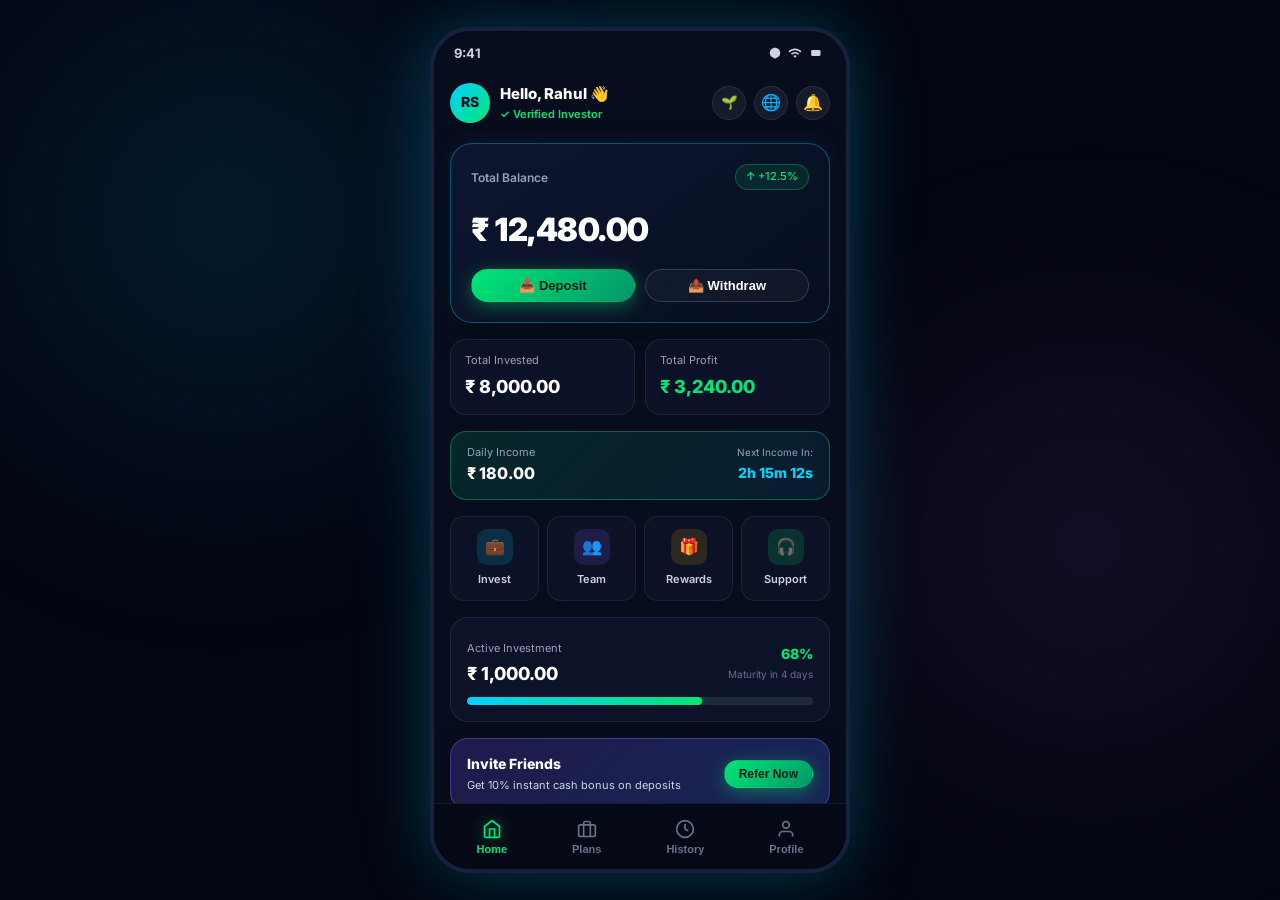
<file: app.html>
<!DOCTYPE html>
<html lang="en">
<head>
  <meta charset="UTF-8">
  <meta name="viewport" content="width=device-width, initial-scale=1.0, maximum-scale=1.0, user-scalable=no">
  <title>GrowMore Mobile App — Live Working Demo</title>
  <meta name="theme-color" content="#060814">
  <link rel="manifest" href="manifest.json">
  <link rel="stylesheet" href="style.css">
  <link rel="preconnect" href="https://fonts.googleapis.com">
  <link rel="preconnect" href="https://fonts.gstatic.com" crossorigin>
  <link href="https://fonts.googleapis.com/css2?family=Inter:wght@400;500;600;700;800;900&display=swap" rel="stylesheet">
  <style>
    * { -webkit-tap-highlight-color: transparent; }
    body {
      background: #030611;
      display: flex;
      justify-content: center;
      align-items: center;
      min-height: 100vh;
      margin: 0;
      padding: 0;
      font-family: 'Inter', sans-serif;
      overflow: hidden;
    }

    /* Standalone Mobile App Frame */
    .app-viewport {
      width: 100%;
      max-width: 420px;
      height: 100vh;
      max-height: 880px;
      background: #080d1e;
      position: relative;
      overflow: hidden;
      display: flex;
      flex-direction: column;
      box-shadow: 0 0 70px rgba(0, 210, 255, 0.25);
    }

    @media (min-width: 500px) {
      .app-viewport {
        border-radius: 40px;
        border: 4px solid #16223d;
        height: 94vh;
      }
    }

    /* Mobile Status Bar */
    .status-bar {
      display: flex;
      justify-content: space-between;
      align-items: center;
      padding: 12px 20px 8px;
      font-size: 13px;
      font-weight: 700;
      color: #cbd5e1;
      z-index: 60;
      background: #080d1e;
    }

    .status-bar-icons {
      display: flex;
      gap: 6px;
      align-items: center;
    }

    /* Screens Scroll Area */
    .screens-container {
      flex: 1;
      overflow-y: auto;
      padding: 10px 16px 85px;
      position: relative;
      scrollbar-width: none;
    }
    .screens-container::-webkit-scrollbar { display: none; }

    .app-screen {
      display: none;
      flex-direction: column;
      gap: 16px;
      animation: screenFade 0.22s ease-out;
    }
    .app-screen.active {
      display: flex;
    }

    @keyframes screenFade {
      from { opacity: 0; transform: translateY(8px); }
      to { opacity: 1; transform: translateY(0); }
    }

    /* App Header */
    .app-header {
      display: flex;
      justify-content: space-between;
      align-items: center;
      padding-bottom: 4px;
    }

    .app-user-avatar {
      width: 40px;
      height: 40px;
      border-radius: 50%;
      background: linear-gradient(135deg, #00d2ff, #00e676);
      display: flex;
      align-items: center;
      justify-content: center;
      font-weight: 800;
      color: #04101e;
      font-size: 14px;
    }

    /* Bottom App Navigation */
    .bottom-nav {
      position: absolute;
      bottom: 0;
      left: 0;
      right: 0;
      height: 66px;
      background: rgba(6, 10, 22, 0.96);
      backdrop-filter: blur(20px);
      border-top: 1px solid rgba(255, 255, 255, 0.08);
      display: flex;
      justify-content: space-around;
      align-items: center;
      z-index: 100;
      padding: 0 10px;
    }

    .nav-tab-item {
      display: flex;
      flex-direction: column;
      align-items: center;
      gap: 4px;
      color: #64748b;
      font-size: 11px;
      font-weight: 600;
      cursor: pointer;
      transition: var(--transition);
      background: none;
      border: none;
      padding: 6px 12px;
      outline: none;
    }

    .nav-tab-item.active {
      color: var(--accent-green);
    }

    .nav-tab-item.active svg {
      stroke: var(--accent-green);
      filter: drop-shadow(0 0 8px rgba(0, 230, 118, 0.6));
    }

    /* Balance Hero Card */
    .app-balance-card {
      background: linear-gradient(145deg, #0d1630 0%, #070e20 100%);
      border: 1px solid var(--border-glow);
      border-radius: 22px;
      padding: 20px;
      box-shadow: 0 10px 30px rgba(0, 0, 0, 0.5), 0 0 20px rgba(0, 210, 255, 0.1);
      display: flex;
      flex-direction: column;
      gap: 14px;
    }

    .balance-actions-row {
      display: grid;
      grid-template-columns: 1fr 1fr;
      gap: 10px;
    }

    /* Stats 2-Column Row */
    .app-stats-row {
      display: grid;
      grid-template-columns: 1fr 1fr;
      gap: 10px;
    }

    .app-mini-stat {
      background: rgba(14, 22, 44, 0.7);
      border: 1px solid var(--border-glass);
      border-radius: 16px;
      padding: 12px 14px;
      display: flex;
      flex-direction: column;
      gap: 3px;
    }

    /* Payout Live Ticker */
    .app-yield-ticker {
      background: linear-gradient(135deg, rgba(0, 230, 118, 0.12) 0%, rgba(0, 210, 255, 0.08) 100%);
      border: 1px solid rgba(0, 230, 118, 0.35);
      border-radius: 16px;
      padding: 12px 16px;
      display: flex;
      justify-content: space-between;
      align-items: center;
    }

    /* Quick Action 4-Grid */
    .app-action-grid {
      display: grid;
      grid-template-columns: repeat(4, 1fr);
      gap: 8px;
      text-align: center;
    }

    .app-action-item {
      background: rgba(14, 22, 44, 0.6);
      border: 1px solid var(--border-glass);
      border-radius: 14px;
      padding: 12px 4px;
      cursor: pointer;
      transition: var(--transition);
      display: flex;
      flex-direction: column;
      align-items: center;
      gap: 6px;
    }

    .app-action-item:hover {
      background: rgba(0, 210, 255, 0.1);
      border-color: var(--accent-cyan);
      transform: translateY(-2px);
    }

    .app-action-icon {
      width: 36px;
      height: 36px;
      border-radius: 10px;
      display: flex;
      align-items: center;
      justify-content: center;
      font-size: 16px;
    }

    /* Referral Banner */
    .app-referral-banner {
      background: linear-gradient(135deg, #1e1b4b 0%, #172554 100%);
      border: 1px solid rgba(139, 92, 246, 0.4);
      border-radius: 18px;
      padding: 14px 16px;
      display: flex;
      justify-content: space-between;
      align-items: center;
      box-shadow: 0 8px 25px rgba(0, 0, 0, 0.4);
    }

    /* Payment Successful Overlay */
    .payment-success-modal {
      display: none;
      position: absolute;
      inset: 0;
      background: rgba(4, 7, 18, 0.96);
      z-index: 200;
      flex-direction: column;
      align-items: center;
      justify-content: center;
      padding: 24px;
      text-align: center;
    }
    .payment-success-modal.active { display: flex; }

    .success-checkmark-ring {
      width: 80px;
      height: 80px;
      border-radius: 50%;
      background: rgba(0, 230, 118, 0.15);
      border: 2px solid var(--accent-green);
      display: flex;
      align-items: center;
      justify-content: center;
      font-size: 38px;
      color: var(--accent-green);
      box-shadow: var(--glow-green);
      margin-bottom: 18px;
      animation: bounceIn 0.35s cubic-bezier(0.18, 0.89, 0.32, 1.28);
    }

    @keyframes bounceIn {
      0% { transform: scale(0.4); opacity: 0; }
      100% { transform: scale(1); opacity: 1; }
    }

    /* Splash Screen Style */
    .splash-container {
      display: flex;
      flex-direction: column;
      align-items: center;
      justify-content: center;
      text-align: center;
      min-height: 80vh;
      gap: 24px;
      padding: 20px;
    }

    .splash-logo-coin {
      width: 140px;
      height: 140px;
      border-radius: 36px;
      background: radial-gradient(circle at 30% 30%, #1a274c, #070e22);
      border: 2px solid var(--border-glow);
      box-shadow: 0 0 50px rgba(0, 210, 255, 0.35);
      display: flex;
      align-items: center;
      justify-content: center;
      position: relative;
    }

    .splash-logo-coin svg {
      width: 85px;
      height: 85px;
    }
  </style>
</head>
<body>

  <!-- Ambient background glow for desktop wrapper -->
  <div class="ambient-glow">
    <div class="glow-1"></div>
    <div class="glow-2"></div>
  </div>

  <div class="app-viewport">
    <!-- Status Bar -->
    <div class="status-bar">
      <span>9:41</span>
      <div class="status-bar-icons">
        <svg width="14" height="14" viewBox="0 0 24 24" fill="currentColor"><path d="M12 3c-4.97 0-9 4.03-9 9 0 2.12.74 4.07 1.97 5.61L12 22l7.03-4.39C20.26 16.07 21 14.12 21 12c0-4.97-4.03-9-9-9z"/></svg>
        <svg width="14" height="14" viewBox="0 0 24 24" fill="currentColor"><path d="M1 9l2 2c4.97-4.97 13.03-4.97 18 0l2-2C16.93 2.93 7.08 2.93 1 9zm8 8l3 3 3-3c-1.65-1.66-4.34-1.66-6 0zm-4-4l2 2c2.76-2.76 7.24-2.76 10 0l2-2C15.14 9.14 8.87 9.14 5 13z"/></svg>
        <svg width="18" height="14" viewBox="0 0 24 24" fill="currentColor"><rect x="2" y="7" width="16" height="10" rx="2"/><path d="M22 11v2"/></svg>
      </div>
    </div>

    <!-- Main Screens Container -->
    <div class="screens-container">

      <!-- ==================== SCREEN 0: SPLASH SCREEN ==================== -->
      <div class="app-screen" id="screenSplash">
        <div class="splash-container">
          <div class="splash-logo-coin">
            <svg viewBox="0 0 64 64" fill="none">
              <!-- Stack of gold coins with upward neon arrow -->
              <ellipse cx="32" cy="48" rx="22" ry="7" fill="#f59e0b" stroke="#d97706" stroke-width="2"/>
              <ellipse cx="32" cy="42" rx="22" ry="7" fill="#fbbf24" stroke="#d97706" stroke-width="2"/>
              <ellipse cx="32" cy="36" rx="22" ry="7" fill="#fde047" stroke="#d97706" stroke-width="2"/>
              <!-- Green ascending growth arrow -->
              <path d="M22 40 L34 22 L44 30 L52 14" stroke="#00e676" stroke-width="5" stroke-linecap="round" stroke-linejoin="round"/>
              <path d="M42 14 H52 V24" stroke="#00e676" stroke-width="5" stroke-linecap="round" stroke-linejoin="round"/>
            </svg>
          </div>

          <div>
            <h1 style="font-size:28px; font-weight:900; color:#fff; letter-spacing:-0.5px;">Grow<span style="color:var(--accent-cyan);">More</span></h1>
            <p style="font-size:13px; color:var(--text-secondary); margin-top:4px;">Small Steps. Big Profits.</p>
          </div>

          <div style="background:rgba(0,210,255,0.08); border:1px solid rgba(0,210,255,0.25); border-radius:18px; padding:16px; width:100%; max-width:300px;">
            <div style="font-size:16px; font-weight:800; color:#fff;">Invest Today,</div>
            <div style="font-size:16px; font-weight:800; color:var(--accent-green);">Grow Tomorrow</div>
            <div style="font-size:11px; color:var(--text-muted); margin-top:6px;">Secure • Fast • Reliable</div>
          </div>

          <button class="btn btn-green btn-lg" style="width:100%; max-width:300px;" onclick="showScreen('screenHome')">
            Get Started
            <svg width="18" height="18" viewBox="0 0 24 24" fill="none" stroke="currentColor" stroke-width="2"><path d="M5 12h14M12 5l7 7-7 7"/></svg>
          </button>
        </div>
      </div>

      <!-- ==================== SCREEN 1: HOME DASHBOARD ==================== -->
      <div class="app-screen active" id="screenHome">
        <!-- Header -->
        <div class="app-header">
          <div style="display:flex; align-items:center; gap:10px;">
            <div class="app-user-avatar">RS</div>
            <div>
              <div style="font-size:15px; font-weight:800; color:#fff;">Hello, Rahul 👋</div>
              <div style="font-size:11px; color:var(--accent-green); font-weight:600;">✓ Verified Investor</div>
            </div>
          </div>
          <div style="display:flex; gap:8px;">
            <button onclick="showScreen('screenSplash')" title="Splash Screen" style="width:34px; height:34px; border-radius:50%; background:rgba(255,255,255,0.06); border:1px solid var(--border-glass); display:flex; align-items:center; justify-content:center; color:#cbd5e1; cursor:pointer;">
              🌱
            </button>
            <a href="index.html" title="Main Web Interface" style="width:34px; height:34px; border-radius:50%; background:rgba(255,255,255,0.06); border:1px solid var(--border-glass); display:flex; align-items:center; justify-content:center; color:#cbd5e1; text-decoration:none;">
              🌐
            </a>
            <div style="width:34px; height:34px; border-radius:50%; background:rgba(255,255,255,0.06); border:1px solid var(--border-glass); display:flex; align-items:center; justify-content:center; color:#cbd5e1; cursor:pointer;" onclick="growEngine.showToast('Daily yield scheduled to credit in 2h', 'info')">
              🔔
            </div>
          </div>
        </div>

        <!-- Balance Card (Exact Green & GrowMore Styling) -->
        <div class="app-balance-card">
          <div style="display:flex; justify-content:space-between; align-items:center;">
            <span style="font-size:12px; color:var(--text-secondary); font-weight:600;">Total Balance</span>
            <span class="badge-pill badge-green" style="font-size:11px; padding:3px 10px;">↑ +12.5%</span>
          </div>

          <div class="user-balance-val" style="font-size:32px; font-weight:900; color:#fff; letter-spacing:-0.5px;">₹ 12,480.00</div>

          <!-- Deposit & Withdraw Buttons -->
          <div class="balance-actions-row">
            <button class="btn btn-green btn-sm" onclick="showScreen('screenDeposit')">
              📥 Deposit
            </button>
            <button class="btn btn-outline btn-sm" onclick="showScreen('screenWithdraw')">
              📤 Withdraw
            </button>
          </div>
        </div>

        <!-- Stats 2-Column: Invested & Profit -->
        <div class="app-stats-row">
          <div class="app-mini-stat">
            <span style="font-size:11px; color:var(--text-secondary);">Total Invested</span>
            <div class="user-invested-val" style="font-size:18px; font-weight:800; color:#fff;">₹ 8,000.00</div>
          </div>
          <div class="app-mini-stat">
            <span style="font-size:11px; color:var(--text-secondary);">Total Profit</span>
            <div class="user-earnings-val" style="font-size:18px; font-weight:800; color:var(--accent-green);">₹ 3,240.00</div>
          </div>
        </div>

        <!-- Daily Yield & Countdown Banner -->
        <div class="app-yield-ticker">
          <div>
            <span style="font-size:11px; color:var(--text-secondary); display:block;">Daily Income</span>
            <div class="user-daily-income" style="font-size:16px; font-weight:800; color:#fff;">₹ 180.00</div>
          </div>
          <div style="text-align:right;">
            <span style="font-size:10px; color:var(--text-secondary); display:block;">Next Income In:</span>
            <span class="payout-countdown" style="font-size:14px; font-weight:800; color:var(--accent-cyan);">02h 15m 15s</span>
          </div>
        </div>

        <!-- Quick 4-Action Grid -->
        <div class="app-action-grid">
          <div class="app-action-item" onclick="showScreen('screenPlans')">
            <div class="app-action-icon" style="background:rgba(0, 210, 255, 0.15); color:var(--accent-cyan);">💼</div>
            <span style="font-size:11px; font-weight:600; color:#cbd5e1;">Invest</span>
          </div>
          <div class="app-action-item" onclick="showScreen('screenReferral')">
            <div class="app-action-icon" style="background:rgba(139, 92, 246, 0.15); color:var(--accent-purple);">👥</div>
            <span style="font-size:11px; font-weight:600; color:#cbd5e1;">Team</span>
          </div>
          <div class="app-action-item" onclick="showScreen('screenPlans')">
            <div class="app-action-icon" style="background:rgba(245, 158, 11, 0.15); color:#f59e0b;">🎁</div>
            <span style="font-size:11px; font-weight:600; color:#cbd5e1;">Rewards</span>
          </div>
          <div class="app-action-item" onclick="growEngine.showToast('24/7 Live Support Connected', 'info')">
            <div class="app-action-icon" style="background:rgba(0, 230, 118, 0.15); color:var(--accent-green);">🎧</div>
            <span style="font-size:11px; font-weight:600; color:#cbd5e1;">Support</span>
          </div>
        </div>

        <!-- Active Plan Card -->
        <div style="background:rgba(14, 22, 44, 0.75); border:1px solid var(--border-glass); border-radius:18px; padding:16px;">
          <div style="display:flex; justify-content:space-between; align-items:center; margin-bottom:8px;">
            <div>
              <span style="font-size:11px; color:var(--text-secondary);">Active Investment</span>
              <div class="active-plan-amt" style="font-size:18px; font-weight:800; color:#fff;">₹ 1,000.00</div>
            </div>
            <div style="text-align:right;">
              <span class="active-plan-progress-percent" style="font-size:14px; font-weight:800; color:var(--accent-green);">68%</span>
              <span class="active-plan-maturity" style="display:block; font-size:10px; color:var(--text-muted);">Maturity: 4d left</span>
            </div>
          </div>
          <div class="progress-bar-track">
            <div class="progress-bar-fill active-plan-progress-fill" style="width:68%;"></div>
          </div>
        </div>

        <!-- Referral Teaser Banner -->
        <div class="app-referral-banner" onclick="showScreen('screenReferral')" style="cursor:pointer;">
          <div>
            <div style="font-size:14px; font-weight:800; color:#fff;">Invite Friends</div>
            <div style="font-size:11px; color:#cbd5e1; margin-top:2px;">Get 10% instant cash bonus on deposits</div>
          </div>
          <button class="btn btn-green btn-sm" style="padding:6px 14px; font-size:12px;">Refer Now</button>
        </div>
      </div>

      <!-- ==================== SCREEN 2: ALL PLANS ==================== -->
      <div class="app-screen" id="screenPlans">
        <div style="display:flex; align-items:center; gap:12px; margin-bottom:4px;">
          <button onclick="showScreen('screenHome')" style="background:none; border:none; color:#fff; font-size:20px; cursor:pointer;">←</button>
          <h3 style="font-size:18px; font-weight:800; color:#fff;">Investment Plans</h3>
        </div>

        <!-- Plan Items -->
        <div style="display:flex; flex-direction:column; gap:10px;">
          <!-- ₹1 Plan -->
          <div style="background:rgba(14, 22, 44, 0.85); border:1px solid rgba(0, 230, 118, 0.3); border-radius:16px; padding:14px; display:flex; justify-content:space-between; align-items:center;">
            <div>
              <div style="font-size:15px; font-weight:800; color:#fff;">₹1 Starter Plan</div>
              <div style="font-size:11px; color:var(--text-secondary); margin-top:2px;">Daily Return: <span style="color:var(--accent-green); font-weight:700;">₹ 0.20</span></div>
              <div style="font-size:11px; color:var(--accent-cyan); font-weight:700;">Total: ₹ 2.40 (140% in 7 Days)</div>
            </div>
            <button class="btn btn-green btn-sm" onclick="triggerAppInvest('₹1 Starter Plan', 1, 2.4, 7)">Invest Now</button>
          </div>

          <!-- ₹2 Plan -->
          <div style="background:rgba(14, 22, 44, 0.85); border:1px solid var(--border-glass); border-radius:16px; padding:14px; display:flex; justify-content:space-between; align-items:center;">
            <div>
              <div style="font-size:15px; font-weight:800; color:#fff;">₹2 Basic Plan</div>
              <div style="font-size:11px; color:var(--text-secondary); margin-top:2px;">Daily Return: <span style="color:var(--accent-green); font-weight:700;">₹ 0.40</span></div>
              <div style="font-size:11px; color:var(--accent-cyan); font-weight:700;">Total: ₹ 4.80 (140% in 7 Days)</div>
            </div>
            <button class="btn btn-green btn-sm" onclick="triggerAppInvest('₹2 Basic Plan', 2, 2.4, 7)">Invest Now</button>
          </div>

          <!-- ₹10 Plan -->
          <div style="background:rgba(14, 22, 44, 0.85); border:1px solid rgba(0, 210, 255, 0.3); border-radius:16px; padding:14px; display:flex; justify-content:space-between; align-items:center;">
            <div>
              <div style="font-size:15px; font-weight:800; color:#fff;">₹10 Booster Plan</div>
              <div style="font-size:11px; color:var(--text-secondary); margin-top:2px;">Daily Return: <span style="color:var(--accent-green); font-weight:700;">₹ 2.00</span></div>
              <div style="font-size:11px; color:var(--accent-cyan); font-weight:700;">Total: ₹ 24.00 (140% in 7 Days)</div>
            </div>
            <button class="btn btn-primary btn-sm" onclick="triggerAppInvest('₹10 Booster Plan', 10, 2.4, 7)">Invest Now</button>
          </div>

          <!-- ₹50 Plan -->
          <div style="background:rgba(14, 22, 44, 0.85); border:1px solid var(--border-glass); border-radius:16px; padding:14px; display:flex; justify-content:space-between; align-items:center;">
            <div>
              <div style="font-size:15px; font-weight:800; color:#fff;">₹50 Pro Plan</div>
              <div style="font-size:11px; color:var(--text-secondary); margin-top:2px;">Daily Return: <span style="color:var(--accent-green); font-weight:700;">₹ 10.00</span></div>
              <div style="font-size:11px; color:var(--accent-cyan); font-weight:700;">Total: ₹ 120.00 (140% in 7 Days)</div>
            </div>
            <button class="btn btn-green btn-sm" onclick="triggerAppInvest('₹50 Pro Plan', 50, 2.4, 7)">Invest Now</button>
          </div>

          <!-- ₹100 Plan -->
          <div style="background:rgba(14, 22, 44, 0.85); border:1px solid var(--border-glass); border-radius:16px; padding:14px; display:flex; justify-content:space-between; align-items:center;">
            <div>
              <div style="font-size:15px; font-weight:800; color:#fff;">₹100 Elite Plan</div>
              <div style="font-size:11px; color:var(--text-secondary); margin-top:2px;">Daily Return: <span style="color:var(--accent-green); font-weight:700;">₹ 20.00</span></div>
              <div style="font-size:11px; color:var(--accent-cyan); font-weight:700;">Total: ₹ 240.00 (140% in 7 Days)</div>
            </div>
            <button class="btn btn-green btn-sm" onclick="triggerAppInvest('₹100 Elite Plan', 100, 2.4, 7)">Invest Now</button>
          </div>

          <!-- ₹1,000 Plan -->
          <div style="background:rgba(14, 22, 44, 0.85); border:1px solid rgba(0, 210, 255, 0.4); border-radius:16px; padding:14px; display:flex; justify-content:space-between; align-items:center;">
            <div>
              <div style="font-size:15px; font-weight:800; color:#fff;">₹1,000 Growth Pro</div>
              <div style="font-size:11px; color:var(--text-secondary); margin-top:2px;">Daily Return: <span style="color:var(--accent-green); font-weight:700;">₹ 200.00</span></div>
              <div style="font-size:11px; color:var(--accent-green); font-weight:700;">Total: ₹ 2,400.00 (140% in 7 Days)</div>
            </div>
            <button class="btn btn-primary btn-sm" onclick="triggerAppInvest('₹1,000 Growth Pro', 1000, 2.4, 7)">Invest Now</button>
          </div>
        </div>
      </div>

      <!-- ==================== SCREEN 3: DEPOSIT / PAYMENT ==================== -->
      <div class="app-screen" id="screenDeposit">
        <div style="display:flex; align-items:center; gap:12px; margin-bottom:4px;">
          <button onclick="showScreen('screenHome')" style="background:none; border:none; color:#fff; font-size:20px; cursor:pointer;">←</button>
          <h3 style="font-size:18px; font-weight:800; color:#fff;">Deposit Funds</h3>
        </div>

        <div style="background:rgba(14, 22, 44, 0.8); border:1px solid var(--border-glass); border-radius:18px; padding:16px;">
          <label style="font-size:12px; color:var(--text-secondary); display:block; margin-bottom:6px;">Enter Amount (₹)</label>
          <input type="number" id="appDepositInput" class="form-input" value="1000" style="font-size:22px; font-weight:800; padding:12px;">

          <div style="display:flex; gap:6px; margin:12px 0;">
            <button class="chip-btn" onclick="document.getElementById('appDepositInput').value=100">₹100</button>
            <button class="chip-btn" onclick="document.getElementById('appDepositInput').value=500">₹500</button>
            <button class="chip-btn" onclick="document.getElementById('appDepositInput').value=1000">₹1,000</button>
            <button class="chip-btn" onclick="document.getElementById('appDepositInput').value=5000">₹5,000</button>
          </div>

          <label style="font-size:12px; color:var(--text-secondary); display:block; margin-bottom:8px;">Payment Gateway</label>
          <div style="display:flex; flex-direction:column; gap:8px;">
            <label style="display:flex; align-items:center; gap:10px; padding:10px 12px; background:rgba(255,255,255,0.03); border-radius:12px; cursor:pointer;">
              <input type="radio" name="paymethod" value="UPI" checked>
              <div style="font-size:13px; font-weight:600; color:#fff;">UPI (Google Pay, PhonePe, Paytm)</div>
            </label>
            <label style="display:flex; align-items:center; gap:10px; padding:10px 12px; background:rgba(255,255,255,0.03); border-radius:12px; cursor:pointer;">
              <input type="radio" name="paymethod" value="Bank">
              <div style="font-size:13px; font-weight:600; color:#fff;">Bank Transfer (IMPS / NEFT)</div>
            </label>
            <label style="display:flex; align-items:center; gap:10px; padding:10px 12px; background:rgba(255,255,255,0.03); border-radius:12px; cursor:pointer;">
              <input type="radio" name="paymethod" value="Wallet">
              <div style="font-size:13px; font-weight:600; color:#fff;">Digital Wallet (Paytm / Amazon)</div>
            </label>
          </div>

          <button class="btn btn-green btn-lg" style="width:100%; margin-top:16px;" onclick="
            const val = document.getElementById('appDepositInput').value;
            if (growEngine.depositFunds(val, 'UPI')) {
              showSuccessOverlay('Deposit Confirmed!', '₹ ' + val + ' has been credited to your GrowMore balance.');
            }
          ">
            Proceed to Pay
          </button>
          <div style="text-align:center; font-size:10px; color:var(--text-muted); margin-top:8px;">🔒 100% Secure Payment • Instant Credited</div>
        </div>
      </div>

      <!-- ==================== SCREEN 4: WITHDRAW ==================== -->
      <div class="app-screen" id="screenWithdraw">
        <div style="display:flex; align-items:center; gap:12px; margin-bottom:4px;">
          <button onclick="showScreen('screenHome')" style="background:none; border:none; color:#fff; font-size:20px; cursor:pointer;">←</button>
          <h3 style="font-size:18px; font-weight:800; color:#fff;">Withdraw Funds</h3>
        </div>

        <div style="background:rgba(14, 22, 44, 0.8); border:1px solid var(--border-glass); border-radius:18px; padding:16px;">
          <div style="display:flex; justify-content:space-between; margin-bottom:12px;">
            <span style="font-size:12px; color:var(--text-secondary);">Available Balance:</span>
            <strong class="user-balance-val" style="color:var(--accent-green); font-size:15px;">₹ 12,480.00</strong>
          </div>

          <label style="font-size:12px; color:var(--text-secondary); display:block; margin-bottom:6px;">Enter Amount (Min ₹50)</label>
          <input type="number" id="appWithdrawInput" class="form-input" value="500" style="font-size:22px; font-weight:800; padding:12px;">

          <button class="chip-btn" style="margin:10px 0;" onclick="
            document.getElementById('appWithdrawInput').value = Math.floor(growEngine.state.balance);
          ">Withdraw All Balance</button>

          <label style="font-size:12px; color:var(--text-secondary); display:block; margin-bottom:6px;">Destination UPI / Bank</label>
          <input type="text" id="appWithdrawDest" class="form-input" value="rahul@okhdfcbank">

          <button class="btn btn-green btn-lg" style="width:100%; margin-top:16px;" onclick="
            const val = document.getElementById('appWithdrawInput').value;
            const dest = document.getElementById('appWithdrawDest').value;
            if (growEngine.withdrawFunds(val, 'UPI', dest)) {
              showSuccessOverlay('Withdrawal Sent!', '₹ ' + val + ' is processing to ' + dest + ' (within 15 mins).');
            }
          ">
            Request Withdrawal
          </button>
          <div style="text-align:center; font-size:10px; color:var(--text-muted); margin-top:8px;">⚡ Payouts processed directly via IMPS / UPI</div>
        </div>
      </div>

      <!-- ==================== SCREEN 5: REFERRAL & TEAM ==================== -->
      <div class="app-screen" id="screenReferral">
        <div style="display:flex; align-items:center; gap:12px; margin-bottom:4px;">
          <button onclick="showScreen('screenHome')" style="background:none; border:none; color:#fff; font-size:20px; cursor:pointer;">←</button>
          <h3 style="font-size:18px; font-weight:800; color:#fff;">Referral Program</h3>
        </div>

        <div style="background:rgba(14, 22, 44, 0.85); border:1px solid var(--border-glow); border-radius:18px; padding:16px; text-align:center;">
          <div style="font-size:24px;">🎁</div>
          <h4 style="font-size:15px; font-weight:800; color:#fff; margin-top:4px;">Earn 10% on Every Referral</h4>
          <p style="font-size:11px; color:var(--text-secondary); margin:4px 0 12px;">Share your link and earn direct commissions whenever your team deposits.</p>

          <div class="ref-link-box" style="margin-bottom:14px;">
            <input type="text" class="ref-link-input" value="https://growmore.in/r/GM12345" readonly>
            <button class="ref-copy-btn" onclick="growEngine.copyReferralLink()">Copy</button>
          </div>

          <div class="ref-stats-2col">
            <div class="ref-stat-box">
              <span class="title">Total Team</span>
              <div class="num user-invites-count">12</div>
            </div>
            <div class="ref-stat-box">
              <span class="title">Earned Bonus</span>
              <div class="num user-referral-val" style="color:var(--accent-green);">₹ 560.00</div>
            </div>
          </div>
        </div>

        <!-- 3 Tier Levels -->
        <div style="background:rgba(14, 22, 44, 0.7); border:1px solid var(--border-glass); border-radius:16px; padding:14px;">
          <h5 style="font-size:12px; font-weight:700; color:#fff; margin-bottom:8px;">Commission Tiers</h5>
          <div style="display:flex; justify-content:space-between; font-size:12px; padding:6px 0; border-bottom:1px solid var(--border-glass);">
            <span>Level 1 (Direct Friends)</span>
            <strong style="color:var(--accent-green);">10%</strong>
          </div>
          <div style="display:flex; justify-content:space-between; font-size:12px; padding:6px 0; border-bottom:1px solid var(--border-glass);">
            <span>Level 2 (Friends of Friends)</span>
            <strong style="color:var(--accent-cyan);">5%</strong>
          </div>
          <div style="display:flex; justify-content:space-between; font-size:12px; padding:6px 0;">
            <span>Level 3 (Network)</span>
            <strong style="color:var(--accent-purple);">2%</strong>
          </div>
        </div>
      </div>

      <!-- ==================== SCREEN 6: HISTORY ==================== -->
      <div class="app-screen" id="screenHistory">
        <div style="display:flex; align-items:center; gap:12px; margin-bottom:4px;">
          <button onclick="showScreen('screenHome')" style="background:none; border:none; color:#fff; font-size:20px; cursor:pointer;">←</button>
          <h3 style="font-size:18px; font-weight:800; color:#fff;">Ledger History</h3>
        </div>

        <div id="appLedgerList" style="display:flex; flex-direction:column; gap:8px;">
          <!-- Populated dynamically via JS -->
        </div>
      </div>

      <!-- ==================== SCREEN 7: PROFILE ==================== -->
      <div class="app-screen" id="screenProfile">
        <div style="display:flex; align-items:center; gap:12px; margin-bottom:4px;">
          <button onclick="showScreen('screenHome')" style="background:none; border:none; color:#fff; font-size:20px; cursor:pointer;">←</button>
          <h3 style="font-size:18px; font-weight:800; color:#fff;">Account Profile</h3>
        </div>

        <div style="background:rgba(14, 22, 44, 0.85); border:1px solid var(--border-glass); border-radius:18px; padding:18px; text-align:center;">
          <div class="app-user-avatar" style="width:54px; height:54px; font-size:20px; margin:0 auto 8px;">RS</div>
          <h4 style="font-size:17px; font-weight:800; color:#fff;">Rahul Sharma</h4>
          <span style="font-size:12px; color:var(--text-secondary);">ID: GM12345</span>
          <div style="margin-top:6px;"><span class="verified-pill">✓ Identity Verified</span></div>
        </div>

        <div style="background:rgba(14, 22, 44, 0.7); border:1px solid var(--border-glass); border-radius:16px; padding:14px; display:flex; flex-direction:column; gap:10px; font-size:12px;">
          <div style="display:flex; justify-content:space-between; border-bottom:1px solid var(--border-glass); padding-bottom:6px;">
            <span style="color:var(--text-secondary);">Email</span>
            <span style="color:#fff; font-weight:600;">rahul@gmail.com</span>
          </div>
          <div style="display:flex; justify-content:space-between; border-bottom:1px solid var(--border-glass); padding-bottom:6px;">
            <span style="color:var(--text-secondary);">Mobile</span>
            <span style="color:#fff; font-weight:600;">+91 98765 43210</span>
          </div>
          <div style="display:flex; justify-content:space-between; border-bottom:1px solid var(--border-glass); padding-bottom:6px;">
            <span style="color:var(--text-secondary);">Bank Account</span>
            <span style="color:#fff; font-weight:600;">••••• 1234</span>
          </div>
          <div style="display:flex; justify-content:space-between;">
            <span style="color:var(--text-secondary);">UPI ID</span>
            <span style="color:#fff; font-weight:600;">rahul@okhdfcbank</span>
          </div>
        </div>

        <button class="btn btn-outline" style="width:100%; font-size:13px;" onclick="growEngine.resetState(); showScreen('screenHome');">
          🔄 Reset Demo Account
        </button>
      </div>

    </div>

    <!-- Bottom App Navigation Bar -->
    <div class="bottom-nav">
      <button class="nav-tab-item active" id="tabHome" onclick="showScreen('screenHome')">
        <svg width="20" height="20" viewBox="0 0 24 24" fill="none" stroke="currentColor" stroke-width="2"><path d="M3 9l9-7 9 7v11a2 2 0 0 1-2 2H5a2 2 0 0 1-2-2z"/><polyline points="9 22 9 12 15 12 15 22"/></svg>
        <span>Home</span>
      </button>
      <button class="nav-tab-item" id="tabPlans" onclick="showScreen('screenPlans')">
        <svg width="20" height="20" viewBox="0 0 24 24" fill="none" stroke="currentColor" stroke-width="2"><rect x="2" y="7" width="20" height="14" rx="2" ry="2"/><path d="M16 21V5a2 2 0 0 0-2-2h-4a2 2 0 0 0-2 2v16"/></svg>
        <span>Plans</span>
      </button>
      <button class="nav-tab-item" id="tabHistory" onclick="showScreen('screenHistory')">
        <svg width="20" height="20" viewBox="0 0 24 24" fill="none" stroke="currentColor" stroke-width="2"><circle cx="12" cy="12" r="10"/><polyline points="12 6 12 12 16 14"/></svg>
        <span>History</span>
      </button>
      <button class="nav-tab-item" id="tabProfile" onclick="showScreen('screenProfile')">
        <svg width="20" height="20" viewBox="0 0 24 24" fill="none" stroke="currentColor" stroke-width="2"><path d="M20 21v-2a4 4 0 0 0-4-4H8a4 4 0 0 0-4 4v2"/><circle cx="12" cy="7" r="4"/></svg>
        <span>Profile</span>
      </button>
    </div>

    <!-- Success Modal Overlay -->
    <div class="payment-success-modal" id="appSuccessOverlay">
      <div class="success-checkmark-ring">✓</div>
      <h3 style="font-size:20px; font-weight:800; color:#fff;" id="successOverlayTitle">Payment Successful!</h3>
      <p style="font-size:13px; color:var(--text-secondary); margin:8px 0 20px;" id="successOverlayMsg">Your investment has been confirmed.</p>
      <button class="btn btn-green btn-lg" style="width:100%;" onclick="closeSuccessOverlay()">
        View Dashboard
      </button>
    </div>

  </div>

  <script src="app.js"></script>
  <script>
    function showScreen(screenId) {
      growEngine.playSound('click');
      document.querySelectorAll('.app-screen').forEach(s => s.classList.remove('active'));
      const target = document.getElementById(screenId);
      if (target) target.classList.add('active');

      // Update bottom nav active state
      document.querySelectorAll('.nav-tab-item').forEach(t => t.classList.remove('active'));
      if (screenId === 'screenHome') document.getElementById('tabHome')?.classList.add('active');
      else if (screenId === 'screenPlans') document.getElementById('tabPlans')?.classList.add('active');
      else if (screenId === 'screenHistory') {
        document.getElementById('tabHistory')?.classList.add('active');
        renderAppLedger();
      }
      else if (screenId === 'screenProfile') document.getElementById('tabProfile')?.classList.add('active');
    }

    function renderAppLedger() {
      const list = document.getElementById('appLedgerList');
      if (!list) return;
      list.innerHTML = growEngine.state.transactions.map(tx => {
        const isPlus = tx.amount > 0;
        const color = isPlus ? 'var(--accent-green)' : '#cbd5e1';
        const sign = isPlus ? '+' : '-';
        return `
          <div style="background:rgba(14,22,44,0.7); border:1px solid var(--border-glass); border-radius:14px; padding:12px 14px; display:flex; justify-content:space-between; align-items:center;">
            <div>
              <div style="font-size:13px; font-weight:700; color:#fff;">${tx.type}</div>
              <div style="font-size:11px; color:var(--text-muted);">${tx.plan} • ${tx.date}</div>
            </div>
            <div style="text-align:right;">
              <div style="font-size:14px; font-weight:800; color:${color};">${sign} ₹ ${Math.abs(tx.amount).toFixed(2)}</div>
              <span class="status-badge success" style="font-size:9px; padding:2px 6px;">Success</span>
            </div>
          </div>
        `;
      }).join('');
    }

    function triggerAppInvest(planName, amt, mult, days) {
      if (growEngine.investInPlan(planName, amt, mult, days)) {
        showSuccessOverlay('Investment Confirmed!', `You have locked ₹${amt} in ${planName}. Daily returns will credit automatically.`);
      }
    }

    function showSuccessOverlay(title, msg) {
      growEngine.playSound('success');
      document.getElementById('successOverlayTitle').textContent = title;
      document.getElementById('successOverlayMsg').textContent = msg;
      document.getElementById('appSuccessOverlay').classList.add('active');
    }

    function closeSuccessOverlay() {
      growEngine.playSound('click');
      document.getElementById('appSuccessOverlay').classList.remove('active');
      showScreen('screenHome');
    }
  </script>
</body>
</html>
</file>
<file: style.css>
/* ==========================================================================
   GROWMORE FINTECH DESIGN SYSTEM
   Theme: Midnight Dark / Electric Cyan & Purple / Vibrant Growth Green
   ========================================================================== */

:root {
  --bg-main: #060814;
  --bg-card: #0c1224;
  --bg-card-hover: #111a33;
  --bg-glass: rgba(12, 18, 36, 0.75);
  --border-glass: rgba(255, 255, 255, 0.08);
  --border-glow: rgba(0, 210, 255, 0.35);
  --border-green: rgba(16, 185, 129, 0.4);

  --accent-cyan: #00d2ff;
  --accent-blue: #3b82f6;
  --accent-purple: #8b5cf6;
  --accent-magenta: #ec4899;
  --accent-green: #00e676;
  --accent-green-dark: #10b981;
  --accent-gold: #f59e0b;

  --text-primary: #ffffff;
  --text-secondary: #94a3b8;
  --text-muted: #64748b;
  --text-green: #00e676;

  --glow-cyan: 0 0 25px rgba(0, 210, 255, 0.35);
  --glow-green: 0 0 25px rgba(0, 230, 118, 0.35);
  --glow-purple: 0 0 25px rgba(139, 92, 246, 0.35);

  --font-sans: 'Inter', -apple-system, BlinkMacSystemFont, 'Segoe UI', Roboto, sans-serif;
  --radius-sm: 8px;
  --radius-md: 14px;
  --radius-lg: 20px;
  --radius-full: 9999px;
  --transition: all 0.25s cubic-bezier(0.4, 0, 0.2, 1);
}

*, *::before, *::after {
  box-sizing: border-box;
  margin: 0;
  padding: 0;
}

body {
  font-family: var(--font-sans);
  background-color: var(--bg-main);
  color: var(--text-primary);
  line-height: 1.6;
  overflow-x: hidden;
  position: relative;
  min-height: 100vh;
}

/* Background Ambient Lighting Gradients */
.ambient-glow {
  position: fixed;
  top: 0;
  left: 0;
  width: 100vw;
  height: 100vh;
  pointer-events: none;
  z-index: 0;
  overflow: hidden;
}

.ambient-glow .glow-1 {
  position: absolute;
  top: -15%;
  left: -10%;
  width: 55vw;
  height: 55vw;
  background: radial-gradient(circle, rgba(0, 210, 255, 0.12) 0%, rgba(59, 130, 246, 0.05) 50%, transparent 70%);
  border-radius: 50%;
  filter: blur(80px);
}

.ambient-glow .glow-2 {
  position: absolute;
  top: 25%;
  right: -10%;
  width: 50vw;
  height: 50vw;
  background: radial-gradient(circle, rgba(139, 92, 246, 0.13) 0%, rgba(236, 72, 153, 0.04) 50%, transparent 70%);
  border-radius: 50%;
  filter: blur(80px);
}

.ambient-glow .glow-3 {
  position: absolute;
  bottom: 10%;
  left: 15%;
  width: 45vw;
  height: 45vw;
  background: radial-gradient(circle, rgba(0, 230, 118, 0.08) 0%, rgba(16, 185, 129, 0.02) 60%, transparent 70%);
  border-radius: 50%;
  filter: blur(80px);
}

/* Layout Utilities */
.container {
  max-width: 1280px;
  margin: 0 auto;
  padding: 0 24px;
  position: relative;
  z-index: 1;
}

/* Typography Helpers */
.text-gradient-cyan {
  background: linear-gradient(135deg, #00d2ff 0%, #3b82f6 100%);
  -webkit-background-clip: text;
  -webkit-text-fill-color: transparent;
}

.text-gradient-green {
  background: linear-gradient(135deg, #00e676 0%, #10b981 100%);
  -webkit-background-clip: text;
  -webkit-text-fill-color: transparent;
}

.text-gradient-purple {
  background: linear-gradient(135deg, #c084fc 0%, #60a5fa 100%);
  -webkit-background-clip: text;
  -webkit-text-fill-color: transparent;
}

/* Navigation Bar */
.navbar {
  position: sticky;
  top: 0;
  width: 100%;
  z-index: 100;
  backdrop-filter: blur(20px);
  -webkit-backdrop-filter: blur(20px);
  background: rgba(6, 8, 20, 0.85);
  border-bottom: 1px solid var(--border-glass);
  padding: 16px 0;
  transition: var(--transition);
}

.navbar .nav-inner {
  display: flex;
  align-items: center;
  justify-content: space-between;
}

.brand-logo {
  display: flex;
  align-items: center;
  gap: 12px;
  text-decoration: none;
  color: #fff;
}

.logo-icon-svg {
  width: 38px;
  height: 38px;
  filter: drop-shadow(0 0 10px rgba(0, 210, 255, 0.5));
}

.brand-text {
  display: flex;
  flex-direction: column;
}

.brand-name {
  font-size: 22px;
  font-weight: 800;
  letter-spacing: -0.5px;
  line-height: 1.1;
  color: #fff;
}

.brand-name span {
  color: var(--accent-cyan);
}

.brand-tagline {
  font-size: 11px;
  color: var(--text-secondary);
  font-weight: 500;
  letter-spacing: 0.3px;
}

.nav-links {
  display: flex;
  align-items: center;
  gap: 28px;
  list-style: none;
}

.nav-links a {
  color: var(--text-secondary);
  text-decoration: none;
  font-size: 14px;
  font-weight: 500;
  transition: var(--transition);
  position: relative;
}

.nav-links a:hover,
.nav-links a.active {
  color: #fff;
}

.nav-links a.active::after {
  content: '';
  position: absolute;
  bottom: -6px;
  left: 0;
  width: 100%;
  height: 2px;
  background: var(--accent-cyan);
  border-radius: 2px;
  box-shadow: 0 0 8px var(--accent-cyan);
}

.nav-actions {
  display: flex;
  align-items: center;
  gap: 14px;
}

/* Buttons */
.btn {
  display: inline-flex;
  align-items: center;
  justify-content: center;
  gap: 8px;
  padding: 10px 22px;
  font-size: 14px;
  font-weight: 600;
  border-radius: var(--radius-full);
  cursor: pointer;
  transition: var(--transition);
  border: 1px solid transparent;
  text-decoration: none;
  outline: none;
}

.btn-sm {
  padding: 8px 16px;
  font-size: 13px;
}

.btn-lg {
  padding: 14px 30px;
  font-size: 16px;
}

.btn-primary {
  background: linear-gradient(135deg, #2563eb 0%, #00d2ff 100%);
  color: #fff;
  box-shadow: 0 4px 18px rgba(0, 210, 255, 0.35);
}

.btn-primary:hover {
  transform: translateY(-2px);
  box-shadow: 0 6px 25px rgba(0, 210, 255, 0.55);
}

.btn-green {
  background: linear-gradient(135deg, #00e676 0%, #059669 100%);
  color: #042013;
  font-weight: 700;
  box-shadow: 0 4px 18px rgba(0, 230, 118, 0.4);
}

.btn-green:hover {
  transform: translateY(-2px);
  box-shadow: 0 6px 25px rgba(0, 230, 118, 0.6);
  color: #000;
}

.btn-outline {
  background: rgba(255, 255, 255, 0.04);
  border-color: rgba(255, 255, 255, 0.16);
  color: #fff;
  backdrop-filter: blur(10px);
}

.btn-outline:hover {
  background: rgba(255, 255, 255, 0.1);
  border-color: var(--accent-cyan);
  color: var(--accent-cyan);
}

.btn-glass {
  background: rgba(12, 18, 36, 0.7);
  border: 1px solid var(--border-glass);
  color: #fff;
}

.btn-glass:hover {
  background: rgba(18, 27, 54, 0.9);
  border-color: var(--accent-cyan);
}

/* Badges */
.badge-pill {
  display: inline-flex;
  align-items: center;
  gap: 8px;
  padding: 6px 14px;
  background: rgba(0, 210, 255, 0.08);
  border: 1px solid rgba(0, 210, 255, 0.25);
  border-radius: var(--radius-full);
  font-size: 13px;
  font-weight: 500;
  color: var(--accent-cyan);
  backdrop-filter: blur(8px);
}

.badge-green {
  background: rgba(0, 230, 118, 0.1);
  border-color: rgba(0, 230, 118, 0.3);
  color: var(--accent-green);
}

/* Hero Section */
.hero-section {
  padding: 60px 0 80px;
  position: relative;
}

.hero-grid {
  display: grid;
  grid-template-columns: 1.15fr 0.95fr 1fr;
  gap: 32px;
  align-items: center;
}

.hero-content h1 {
  font-size: 50px;
  font-weight: 800;
  line-height: 1.15;
  margin: 18px 0;
  letter-spacing: -1px;
}

.hero-content h1 span.purple {
  background: linear-gradient(135deg, #c084fc 0%, #818cf8 100%);
  -webkit-background-clip: text;
  -webkit-text-fill-color: transparent;
}

.hero-subtitle {
  font-size: 16px;
  color: var(--text-secondary);
  line-height: 1.6;
  margin-bottom: 28px;
  max-width: 480px;
}

.hero-cta-group {
  display: flex;
  align-items: center;
  gap: 16px;
  margin-bottom: 36px;
  flex-wrap: wrap;
}

.hero-trust-badges {
  display: grid;
  grid-template-columns: repeat(4, 1fr);
  gap: 14px;
  padding-top: 24px;
  border-top: 1px solid var(--border-glass);
}

.trust-item {
  display: flex;
  align-items: center;
  gap: 10px;
}

.trust-icon {
  width: 36px;
  height: 36px;
  border-radius: 10px;
  background: rgba(255, 255, 255, 0.05);
  border: 1px solid var(--border-glass);
  display: flex;
  align-items: center;
  justify-content: center;
  color: var(--accent-cyan);
  font-size: 16px;
}

.trust-text {
  font-size: 12px;
  font-weight: 600;
  color: var(--text-secondary);
  line-height: 1.2;
}

/* Center Phone Showcase */
.phone-mockup-wrapper {
  display: flex;
  justify-content: center;
  perspective: 1000px;
}

.phone-mockup {
  width: 310px;
  height: 620px;
  background: #080d1e;
  border-radius: 46px;
  border: 4px solid #1e293b;
  box-shadow: 0 25px 60px rgba(0, 0, 0, 0.8),
              0 0 40px rgba(0, 210, 255, 0.25),
              inset 0 0 2px rgba(255, 255, 255, 0.3);
  position: relative;
  overflow: hidden;
  display: flex;
  flex-direction: column;
}

.phone-notch {
  position: absolute;
  top: 10px;
  left: 50%;
  transform: translateX(-50%);
  width: 110px;
  height: 22px;
  background: #030712;
  border-radius: 12px;
  z-index: 50;
  display: flex;
  align-items: center;
  justify-content: center;
  gap: 8px;
}

.notch-camera {
  width: 8px;
  height: 8px;
  border-radius: 50%;
  background: #111827;
  border: 1px solid #1f2937;
}

.notch-speaker {
  width: 36px;
  height: 4px;
  border-radius: 4px;
  background: #1f2937;
}

.phone-screen {
  flex: 1;
  padding: 38px 16px 16px;
  overflow-y: auto;
  display: flex;
  flex-direction: column;
  gap: 14px;
  scrollbar-width: none;
}

.phone-screen::-webkit-scrollbar {
  display: none;
}

/* Hero Right Floating Card */
.hero-right-card {
  background: linear-gradient(145deg, rgba(16, 24, 48, 0.9) 0%, rgba(10, 16, 32, 0.95) 100%);
  border: 1px solid var(--border-glow);
  border-radius: var(--radius-lg);
  padding: 28px;
  box-shadow: 0 20px 40px rgba(0, 0, 0, 0.5), 0 0 30px rgba(0, 210, 255, 0.15);
  display: flex;
  flex-direction: column;
  gap: 20px;
  position: relative;
  overflow: hidden;
}

.hero-right-card::before {
  content: '';
  position: absolute;
  top: -50px;
  right: -50px;
  width: 140px;
  height: 140px;
  background: radial-gradient(circle, rgba(0, 230, 118, 0.25) 0%, transparent 70%);
  border-radius: 50%;
  filter: blur(25px);
}

.return-multiplier-banner {
  background: linear-gradient(135deg, rgba(0, 230, 118, 0.15) 0%, rgba(0, 210, 255, 0.1) 100%);
  border: 1px solid rgba(0, 230, 118, 0.4);
  border-radius: var(--radius-md);
  padding: 16px;
  text-align: center;
  position: relative;
}

.multiplier-numbers {
  font-size: 32px;
  font-weight: 800;
  color: #fff;
  display: flex;
  align-items: center;
  justify-content: center;
  gap: 12px;
}

.multiplier-numbers .arrow {
  color: var(--accent-green);
  font-size: 26px;
}

.multiplier-numbers .tag {
  color: var(--accent-green);
}

.multiplier-sub {
  font-size: 13px;
  color: var(--text-green);
  font-weight: 700;
  margin-top: 4px;
}

.hero-features-list {
  display: flex;
  flex-direction: column;
  gap: 12px;
}

.feature-bullet {
  display: flex;
  align-items: center;
  gap: 12px;
  font-size: 14px;
  color: #e2e8f0;
  font-weight: 500;
}

.feature-bullet-icon {
  width: 28px;
  height: 28px;
  border-radius: 50%;
  background: rgba(0, 230, 118, 0.15);
  color: var(--accent-green);
  display: flex;
  align-items: center;
  justify-content: center;
  font-size: 13px;
}

/* Live Stats & Ticker Bar */
.live-ticker-strip {
  background: rgba(12, 18, 36, 0.8);
  border-top: 1px solid var(--border-glass);
  border-bottom: 1px solid var(--border-glass);
  padding: 12px 0;
  overflow: hidden;
  position: relative;
  z-index: 2;
}

.ticker-track {
  display: flex;
  align-items: center;
  gap: 40px;
  white-space: nowrap;
  animation: tickerSlide 35s linear infinite;
}

@keyframes tickerSlide {
  0% { transform: translateX(0); }
  100% { transform: translateX(-50%); }
}

.ticker-item {
  display: flex;
  align-items: center;
  gap: 10px;
  font-size: 13px;
  font-weight: 500;
  color: #cbd5e1;
}

.ticker-dot {
  width: 8px;
  height: 8px;
  border-radius: 50%;
  background: var(--accent-green);
  box-shadow: 0 0 8px var(--accent-green);
}

/* Profit Calculator Section */
.section {
  padding: 80px 0;
  position: relative;
}

.section-header {
  text-align: center;
  max-width: 650px;
  margin: 0 auto 48px;
}

.section-tag {
  font-size: 12px;
  font-weight: 700;
  text-transform: uppercase;
  letter-spacing: 1.5px;
  color: var(--accent-cyan);
  margin-bottom: 8px;
}

.section-title {
  font-size: 36px;
  font-weight: 800;
  color: #fff;
  letter-spacing: -0.5px;
  margin-bottom: 14px;
}

.section-desc {
  font-size: 15px;
  color: var(--text-secondary);
}

.calc-card {
  background: linear-gradient(145deg, #0d152a 0%, #090e1c 100%);
  border: 1px solid var(--border-glow);
  border-radius: var(--radius-lg);
  padding: 36px;
  box-shadow: 0 20px 50px rgba(0, 0, 0, 0.6), 0 0 30px rgba(0, 210, 255, 0.1);
  display: grid;
  grid-template-columns: 1.2fr 0.8fr;
  gap: 40px;
  align-items: center;
}

.calc-input-group label {
  font-size: 14px;
  font-weight: 600;
  color: var(--text-secondary);
  display: block;
  margin-bottom: 10px;
}

.calc-amount-box {
  position: relative;
  margin-bottom: 16px;
}

.calc-amount-box span.currency {
  position: absolute;
  left: 20px;
  top: 50%;
  transform: translateY(-50%);
  font-size: 26px;
  font-weight: 700;
  color: var(--accent-cyan);
}

.calc-input {
  width: 100%;
  background: rgba(6, 8, 20, 0.8);
  border: 1px solid rgba(0, 210, 255, 0.3);
  border-radius: var(--radius-md);
  padding: 16px 20px 16px 50px;
  font-size: 28px;
  font-weight: 800;
  color: #fff;
  outline: none;
  transition: var(--transition);
}

.calc-input:focus {
  border-color: var(--accent-cyan);
  box-shadow: var(--glow-cyan);
}

.calc-quick-chips {
  display: flex;
  gap: 10px;
  flex-wrap: wrap;
  margin-bottom: 24px;
}

.chip-btn {
  background: rgba(255, 255, 255, 0.05);
  border: 1px solid var(--border-glass);
  color: var(--text-secondary);
  padding: 6px 14px;
  border-radius: var(--radius-full);
  font-size: 13px;
  font-weight: 600;
  cursor: pointer;
  transition: var(--transition);
}

.chip-btn:hover, .chip-btn.active {
  background: rgba(0, 210, 255, 0.15);
  border-color: var(--accent-cyan);
  color: #fff;
}

.calc-slider {
  width: 100%;
  accent-color: var(--accent-cyan);
  height: 6px;
  background: #1e293b;
  border-radius: 4px;
  cursor: pointer;
  margin-bottom: 20px;
}

.calc-duration-options {
  display: flex;
  gap: 12px;
}

.duration-btn {
  flex: 1;
  padding: 10px;
  border-radius: var(--radius-md);
  background: rgba(255, 255, 255, 0.04);
  border: 1px solid var(--border-glass);
  color: var(--text-secondary);
  font-size: 13px;
  font-weight: 600;
  cursor: pointer;
  transition: var(--transition);
  text-align: center;
}

.duration-btn.active {
  background: rgba(0, 230, 118, 0.15);
  border-color: var(--accent-green);
  color: #fff;
}

.calc-result-box {
  background: rgba(6, 10, 22, 0.85);
  border: 1px solid rgba(0, 230, 118, 0.35);
  border-radius: var(--radius-lg);
  padding: 28px;
  text-align: center;
  position: relative;
  overflow: hidden;
}

.calc-result-box::before {
  content: '';
  position: absolute;
  top: 0;
  left: 0;
  right: 0;
  height: 3px;
  background: linear-gradient(90deg, var(--accent-cyan), var(--accent-green));
}

.calc-result-label {
  font-size: 13px;
  font-weight: 600;
  color: var(--text-secondary);
  margin-bottom: 8px;
}

.calc-result-val {
  font-size: 42px;
  font-weight: 900;
  color: var(--accent-green);
  text-shadow: 0 0 20px rgba(0, 230, 118, 0.4);
  line-height: 1.1;
  margin-bottom: 6px;
}

.calc-result-badge {
  display: inline-block;
  padding: 4px 12px;
  background: rgba(0, 230, 118, 0.15);
  color: var(--accent-green);
  font-size: 13px;
  font-weight: 700;
  border-radius: var(--radius-full);
  margin-bottom: 20px;
}

.calc-breakdown {
  display: grid;
  grid-template-columns: 1fr 1fr;
  gap: 12px;
  padding: 16px 0;
  border-top: 1px solid var(--border-glass);
  border-bottom: 1px solid var(--border-glass);
  margin-bottom: 20px;
  text-align: left;
}

.breakdown-item span.title {
  font-size: 12px;
  color: var(--text-muted);
  display: block;
}

.breakdown-item span.val {
  font-size: 16px;
  font-weight: 700;
  color: #fff;
}

/* How It Works Steps */
.how-it-works-grid {
  display: grid;
  grid-template-columns: repeat(4, 1fr);
  gap: 24px;
  position: relative;
}

.step-card {
  background: linear-gradient(145deg, #0c1326 0%, #080d1a 100%);
  border: 1px solid var(--border-glass);
  border-radius: var(--radius-lg);
  padding: 30px 24px;
  transition: var(--transition);
  position: relative;
  overflow: hidden;
}

.step-card:hover {
  transform: translateY(-6px);
  border-color: var(--accent-cyan);
  box-shadow: 0 15px 35px rgba(0, 0, 0, 0.5), var(--glow-cyan);
}

.step-number {
  width: 44px;
  height: 44px;
  border-radius: 12px;
  background: rgba(0, 210, 255, 0.12);
  border: 1px solid rgba(0, 210, 255, 0.3);
  color: var(--accent-cyan);
  font-size: 20px;
  font-weight: 800;
  display: flex;
  align-items: center;
  justify-content: center;
  margin-bottom: 20px;
}

.step-title {
  font-size: 18px;
  font-weight: 700;
  color: #fff;
  margin-bottom: 10px;
}

.step-desc {
  font-size: 14px;
  color: var(--text-secondary);
  line-height: 1.5;
}

/* Investment Plans Matrix */
.plans-filter-tabs {
  display: flex;
  align-items: center;
  justify-content: center;
  gap: 12px;
  margin-bottom: 40px;
}

.plan-tab-btn {
  padding: 10px 24px;
  border-radius: var(--radius-full);
  background: rgba(255, 255, 255, 0.05);
  border: 1px solid var(--border-glass);
  color: var(--text-secondary);
  font-size: 14px;
  font-weight: 600;
  cursor: pointer;
  transition: var(--transition);
}

.plan-tab-btn.active, .plan-tab-btn:hover {
  background: linear-gradient(135deg, rgba(0, 210, 255, 0.2) 0%, rgba(59, 130, 246, 0.2) 100%);
  border-color: var(--accent-cyan);
  color: #fff;
}

.plans-grid {
  display: grid;
  grid-template-columns: repeat(4, 1fr);
  gap: 24px;
}

.plan-card {
  background: linear-gradient(145deg, #0d152a 0%, #080e1e 100%);
  border: 1px solid var(--border-glass);
  border-radius: var(--radius-lg);
  padding: 28px 22px;
  position: relative;
  display: flex;
  flex-direction: column;
  transition: var(--transition);
  overflow: hidden;
}

.plan-card:hover {
  transform: translateY(-6px);
  border-color: var(--accent-green);
  box-shadow: 0 15px 40px rgba(0, 0, 0, 0.6), var(--glow-green);
}

.plan-card.featured {
  border-color: var(--accent-cyan);
  box-shadow: 0 10px 30px rgba(0, 210, 255, 0.15);
}

.plan-badge-top {
  position: absolute;
  top: 14px;
  right: 14px;
  padding: 4px 10px;
  border-radius: var(--radius-full);
  font-size: 11px;
  font-weight: 700;
  text-transform: uppercase;
  background: rgba(0, 230, 118, 0.15);
  border: 1px solid rgba(0, 230, 118, 0.4);
  color: var(--accent-green);
}

.plan-icon-wrap {
  width: 50px;
  height: 50px;
  border-radius: 14px;
  background: rgba(255, 255, 255, 0.05);
  border: 1px solid var(--border-glass);
  display: flex;
  align-items: center;
  justify-content: center;
  font-size: 24px;
  margin-bottom: 16px;
}

.plan-name {
  font-size: 20px;
  font-weight: 800;
  color: #fff;
  margin-bottom: 6px;
}

.plan-deposit-amt {
  font-size: 28px;
  font-weight: 900;
  color: var(--accent-cyan);
  margin-bottom: 16px;
}

.plan-stats-box {
  background: rgba(6, 9, 20, 0.7);
  border-radius: var(--radius-md);
  padding: 14px;
  display: flex;
  flex-direction: column;
  gap: 10px;
  margin-bottom: 20px;
}

.plan-stat-row {
  display: flex;
  justify-content: space-between;
  font-size: 13px;
}

.plan-stat-row span.label {
  color: var(--text-secondary);
}

.plan-stat-row span.val {
  font-weight: 700;
  color: #fff;
}

.plan-stat-row span.val.green {
  color: var(--accent-green);
}

.plan-card .btn {
  margin-top: auto;
  width: 100%;
}

/* ==========================================================================
   FULL INTERACTIVE WEB DASHBOARD PREVIEW
   Matching lower half of GrowMore Fintech Dashboard Experience-2.png
   ========================================================================== */

.dashboard-showcase-section {
  padding: 60px 0 100px;
}

.dashboard-app-frame {
  background: #080d1e;
  border: 1px solid var(--border-glass);
  border-radius: 24px;
  box-shadow: 0 30px 80px rgba(0, 0, 0, 0.8), 0 0 40px rgba(0, 210, 255, 0.15);
  overflow: hidden;
  display: grid;
  grid-template-columns: 240px 1fr 340px;
  min-height: 720px;
}

/* Dashboard Sidebar */
.dash-sidebar {
  background: #050814;
  border-right: 1px solid var(--border-glass);
  padding: 24px 16px;
  display: flex;
  flex-direction: column;
  gap: 24px;
}

.user-mini-profile {
  display: flex;
  align-items: center;
  gap: 12px;
  padding: 12px;
  background: rgba(255, 255, 255, 0.03);
  border: 1px solid var(--border-glass);
  border-radius: var(--radius-md);
}

.user-avatar {
  width: 44px;
  height: 44px;
  border-radius: 50%;
  background: linear-gradient(135deg, #3b82f6, #00d2ff);
  display: flex;
  align-items: center;
  justify-content: center;
  font-weight: 800;
  font-size: 16px;
  color: #fff;
}

.user-info-text .name {
  font-size: 14px;
  font-weight: 700;
  color: #fff;
  line-height: 1.2;
}

.user-info-text .id {
  font-size: 11px;
  color: var(--text-muted);
}

.verified-pill {
  display: inline-flex;
  align-items: center;
  gap: 4px;
  padding: 2px 8px;
  background: rgba(0, 230, 118, 0.15);
  color: var(--accent-green);
  border-radius: var(--radius-full);
  font-size: 10px;
  font-weight: 700;
  margin-top: 4px;
}

.dash-menu {
  list-style: none;
  display: flex;
  flex-direction: column;
  gap: 4px;
}

.dash-menu-item {
  display: flex;
  align-items: center;
  gap: 12px;
  padding: 10px 14px;
  border-radius: var(--radius-md);
  color: var(--text-secondary);
  font-size: 13px;
  font-weight: 500;
  cursor: pointer;
  transition: var(--transition);
  text-decoration: none;
}

.dash-menu-item:hover, .dash-menu-item.active {
  background: rgba(0, 210, 255, 0.1);
  color: #fff;
  border-left: 3px solid var(--accent-cyan);
}

.dash-menu-item.active {
  background: linear-gradient(90deg, rgba(37, 99, 235, 0.3) 0%, rgba(0, 210, 255, 0.1) 100%);
  color: #fff;
}

/* Dashboard Center Content */
.dash-main {
  padding: 28px;
  overflow-y: auto;
  display: flex;
  flex-direction: column;
  gap: 24px;
  background: #090f23;
}

.dash-top-bar {
  display: flex;
  align-items: center;
  justify-content: space-between;
}

.dash-greeting h2 {
  font-size: 22px;
  font-weight: 800;
  color: #fff;
}

.dash-greeting p {
  font-size: 13px;
  color: var(--text-secondary);
}

.dash-quick-btns {
  display: flex;
  gap: 10px;
}

/* Stats 4-Grid */
.dash-stats-grid {
  display: grid;
  grid-template-columns: repeat(4, 1fr);
  gap: 16px;
}

.dash-stat-card {
  background: rgba(15, 23, 42, 0.7);
  border: 1px solid var(--border-glass);
  border-radius: var(--radius-md);
  padding: 18px;
  display: flex;
  flex-direction: column;
  gap: 8px;
  position: relative;
  overflow: hidden;
}

.dash-stat-card .header-row {
  display: flex;
  align-items: center;
  justify-content: space-between;
}

.dash-stat-card .icon-chip {
  width: 32px;
  height: 32px;
  border-radius: 8px;
  display: flex;
  align-items: center;
  justify-content: center;
  font-size: 14px;
}

.dash-stat-card .val {
  font-size: 24px;
  font-weight: 800;
  color: #fff;
}

.dash-stat-card .trend {
  font-size: 12px;
  font-weight: 700;
  display: flex;
  align-items: center;
  gap: 4px;
}

.dash-stat-card .trend.up {
  color: var(--accent-green);
}

/* Active Investment Plans Card */
.active-plan-banner {
  background: linear-gradient(135deg, rgba(16, 26, 54, 0.9) 0%, rgba(10, 16, 36, 0.9) 100%);
  border: 1px solid var(--border-glow);
  border-radius: var(--radius-md);
  padding: 20px;
  display: flex;
  flex-direction: column;
  gap: 14px;
}

.active-plan-header {
  display: flex;
  align-items: center;
  justify-content: space-between;
}

.active-plan-details {
  display: flex;
  align-items: center;
  gap: 16px;
}

.active-plan-icon {
  width: 48px;
  height: 48px;
  border-radius: 12px;
  background: rgba(0, 230, 118, 0.15);
  border: 1px solid rgba(0, 230, 118, 0.3);
  display: flex;
  align-items: center;
  justify-content: center;
  font-size: 22px;
  color: var(--accent-green);
}

.active-plan-info h4 {
  font-size: 18px;
  font-weight: 800;
  color: #fff;
}

.active-plan-info p {
  font-size: 12px;
  color: var(--text-secondary);
}

.progress-container {
  width: 100%;
}

.progress-bar-track {
  width: 100%;
  height: 8px;
  background: #1e293b;
  border-radius: 4px;
  overflow: hidden;
  position: relative;
}

.progress-bar-fill {
  height: 100%;
  width: 68%;
  background: linear-gradient(90deg, #00d2ff, #00e676);
  border-radius: 4px;
  box-shadow: 0 0 10px rgba(0, 230, 118, 0.5);
  transition: width 0.5s ease;
}

.progress-meta {
  display: flex;
  justify-content: space-between;
  font-size: 11px;
  color: var(--text-muted);
  margin-top: 6px;
}

/* Recent Transactions Table */
.recent-tx-card {
  background: rgba(15, 23, 42, 0.7);
  border: 1px solid var(--border-glass);
  border-radius: var(--radius-md);
  padding: 20px;
}

.tx-header-row {
  display: flex;
  align-items: center;
  justify-content: space-between;
  margin-bottom: 16px;
}

.tx-table {
  width: 100%;
  border-collapse: collapse;
}

.tx-table th {
  text-align: left;
  font-size: 12px;
  font-weight: 600;
  color: var(--text-muted);
  padding: 10px 12px;
  border-bottom: 1px solid var(--border-glass);
}

.tx-table td {
  padding: 12px;
  font-size: 13px;
  color: #e2e8f0;
  border-bottom: 1px solid rgba(255, 255, 255, 0.04);
}

.status-badge {
  display: inline-block;
  padding: 4px 10px;
  border-radius: var(--radius-full);
  font-size: 11px;
  font-weight: 700;
}

.status-badge.success {
  background: rgba(0, 230, 118, 0.12);
  color: var(--accent-green);
  border: 1px solid rgba(0, 230, 118, 0.3);
}

/* Right Panels: Profile & Referral Showcase */
.dash-right-col {
  background: #060917;
  border-left: 1px solid var(--border-glass);
  padding: 24px;
  display: flex;
  flex-direction: column;
  gap: 20px;
  overflow-y: auto;
}

.side-panel-card {
  background: rgba(15, 23, 42, 0.7);
  border: 1px solid var(--border-glass);
  border-radius: var(--radius-md);
  padding: 20px;
  display: flex;
  flex-direction: column;
  gap: 14px;
}

.side-panel-card h4 {
  font-size: 15px;
  font-weight: 700;
  color: #fff;
  display: flex;
  align-items: center;
  gap: 8px;
}

.ref-link-box {
  display: flex;
  background: #04060d;
  border: 1px solid var(--border-glass);
  border-radius: var(--radius-sm);
  overflow: hidden;
}

.ref-link-input {
  flex: 1;
  background: transparent;
  border: none;
  padding: 8px 12px;
  font-size: 12px;
  color: #94a3b8;
  outline: none;
}

.ref-copy-btn {
  background: var(--accent-blue);
  color: #fff;
  border: none;
  padding: 8px 14px;
  font-size: 12px;
  font-weight: 600;
  cursor: pointer;
}

.ref-stats-2col {
  display: grid;
  grid-template-columns: 1fr 1fr;
  gap: 10px;
}

.ref-stat-box {
  background: rgba(255, 255, 255, 0.02);
  border: 1px solid var(--border-glass);
  border-radius: var(--radius-sm);
  padding: 10px;
  text-align: center;
}

.ref-stat-box .title {
  font-size: 11px;
  color: var(--text-muted);
}

.ref-stat-box .num {
  font-size: 18px;
  font-weight: 800;
  color: #fff;
}

/* ==========================================================================
   DOWNLOAD APP & STANDALONE DEMO SECTION
   ========================================================================== */

.download-section {
  padding: 80px 0;
  background: linear-gradient(180deg, transparent 0%, rgba(12, 18, 36, 0.7) 100%);
  position: relative;
}

.download-banner-card {
  background: linear-gradient(135deg, #0e162e 0%, #080d1e 100%);
  border: 1px solid var(--border-glow);
  border-radius: 28px;
  padding: 48px;
  display: grid;
  grid-template-columns: 1.2fr 0.8fr;
  gap: 40px;
  align-items: center;
  box-shadow: 0 30px 70px rgba(0, 0, 0, 0.7), 0 0 40px rgba(0, 210, 255, 0.15);
}

.download-content h2 {
  font-size: 38px;
  font-weight: 800;
  color: #fff;
  margin-bottom: 14px;
  line-height: 1.2;
}

.download-content p {
  font-size: 16px;
  color: var(--text-secondary);
  margin-bottom: 28px;
  max-width: 500px;
}

.download-buttons-group {
  display: flex;
  gap: 16px;
  flex-wrap: wrap;
  margin-bottom: 28px;
}

.store-badge-btn {
  display: inline-flex;
  align-items: center;
  gap: 12px;
  padding: 12px 20px;
  background: #040714;
  border: 1px solid rgba(255, 255, 255, 0.15);
  border-radius: var(--radius-md);
  color: #fff;
  text-decoration: none;
  cursor: pointer;
  transition: var(--transition);
}

.store-badge-btn:hover {
  border-color: var(--accent-cyan);
  background: rgba(0, 210, 255, 0.08);
  transform: translateY(-2px);
}

.store-badge-btn svg {
  width: 28px;
  height: 28px;
}

.store-badge-text .subtitle {
  font-size: 10px;
  color: var(--text-muted);
  text-transform: uppercase;
  display: block;
}

.store-badge-text .title {
  font-size: 15px;
  font-weight: 700;
  line-height: 1.1;
}

.qr-code-row {
  display: flex;
  align-items: center;
  gap: 18px;
  padding-top: 20px;
  border-top: 1px solid var(--border-glass);
}

.qr-box {
  width: 90px;
  height: 90px;
  background: #fff;
  border-radius: 12px;
  padding: 6px;
  display: flex;
  align-items: center;
  justify-content: center;
}

.qr-box svg {
  width: 100%;
  height: 100%;
}

.qr-desc .title {
  font-size: 14px;
  font-weight: 700;
  color: #fff;
}

.qr-desc .sub {
  font-size: 12px;
  color: var(--text-secondary);
}

.download-mockup-wrapper {
  display: flex;
  justify-content: center;
  position: relative;
}

/* Modals */
.modal-overlay {
  position: fixed;
  inset: 0;
  background: rgba(3, 5, 15, 0.85);
  backdrop-filter: blur(16px);
  -webkit-backdrop-filter: blur(16px);
  z-index: 1000;
  display: none;
  align-items: center;
  justify-content: center;
  padding: 20px;
}

.modal-overlay.active {
  display: flex;
  animation: fadeIn 0.25s ease;
}

@keyframes fadeIn {
  from { opacity: 0; transform: scale(0.96); }
  to { opacity: 1; transform: scale(1); }
}

.modal-container {
  background: linear-gradient(145deg, #0e162e 0%, #070c1a 100%);
  border: 1px solid var(--border-glow);
  border-radius: 24px;
  padding: 32px;
  width: 100%;
  max-width: 460px;
  box-shadow: 0 25px 60px rgba(0, 0, 0, 0.8), var(--glow-cyan);
  position: relative;
}

.modal-close-btn {
  position: absolute;
  top: 20px;
  right: 20px;
  width: 32px;
  height: 32px;
  border-radius: 50%;
  background: rgba(255, 255, 255, 0.05);
  border: 1px solid var(--border-glass);
  color: #cbd5e1;
  font-size: 16px;
  display: flex;
  align-items: center;
  justify-content: center;
  cursor: pointer;
  transition: var(--transition);
}

.modal-close-btn:hover {
  background: rgba(255, 255, 255, 0.15);
  color: #fff;
}

.form-group {
  margin-bottom: 18px;
}

.form-group label {
  display: block;
  font-size: 13px;
  font-weight: 600;
  color: var(--text-secondary);
  margin-bottom: 8px;
}

.form-input {
  width: 100%;
  background: rgba(6, 9, 20, 0.9);
  border: 1px solid var(--border-glass);
  border-radius: var(--radius-md);
  padding: 12px 16px;
  font-size: 14px;
  color: #fff;
  outline: none;
  transition: var(--transition);
}

.form-input:focus {
  border-color: var(--accent-cyan);
  box-shadow: var(--glow-cyan);
}

/* Toast Notifications */
.toast-container {
  position: fixed;
  bottom: 24px;
  right: 24px;
  z-index: 9999;
  display: flex;
  flex-direction: column;
  gap: 10px;
  pointer-events: none;
}

.toast {
  pointer-events: auto;
  background: #0d152a;
  border: 1px solid var(--border-glow);
  border-radius: var(--radius-md);
  padding: 14px 20px;
  color: #fff;
  font-size: 14px;
  font-weight: 600;
  display: flex;
  align-items: center;
  gap: 12px;
  box-shadow: 0 10px 30px rgba(0, 0, 0, 0.6);
  animation: toastIn 0.3s cubic-bezier(0.16, 1, 0.3, 1);
}

.toast.success {
  border-color: var(--accent-green);
  box-shadow: var(--glow-green);
}

@keyframes toastIn {
  from { transform: translateY(20px); opacity: 0; }
  to { transform: translateY(0); opacity: 1; }
}

/* Responsive Media Queries */
@media (max-width: 1100px) {
  .hero-grid {
    grid-template-columns: 1fr;
    text-align: center;
  }
  .hero-content h1 {
    font-size: 40px;
  }
  .hero-subtitle {
    margin: 0 auto 28px;
  }
  .hero-cta-group {
    justify-content: center;
  }
  .hero-trust-badges {
    grid-template-columns: repeat(2, 1fr);
  }
  .dashboard-app-frame {
    grid-template-columns: 1fr;
  }
  .dash-sidebar, .dash-right-col {
    display: none;
  }
  .plans-grid {
    grid-template-columns: repeat(2, 1fr);
  }
  .how-it-works-grid {
    grid-template-columns: repeat(2, 1fr);
  }
  .calc-card {
    grid-template-columns: 1fr;
  }
  .download-banner-card {
    grid-template-columns: 1fr;
    text-align: center;
  }
  .download-buttons-group, .qr-code-row {
    justify-content: center;
  }
}

@media (max-width: 640px) {
  .nav-links {
    display: none;
  }
  .hero-content h1 {
    font-size: 32px;
  }
  .plans-grid, .how-it-works-grid {
    grid-template-columns: 1fr;
  }
  .dash-stats-grid {
    grid-template-columns: 1fr 1fr;
  }
}
</file>
